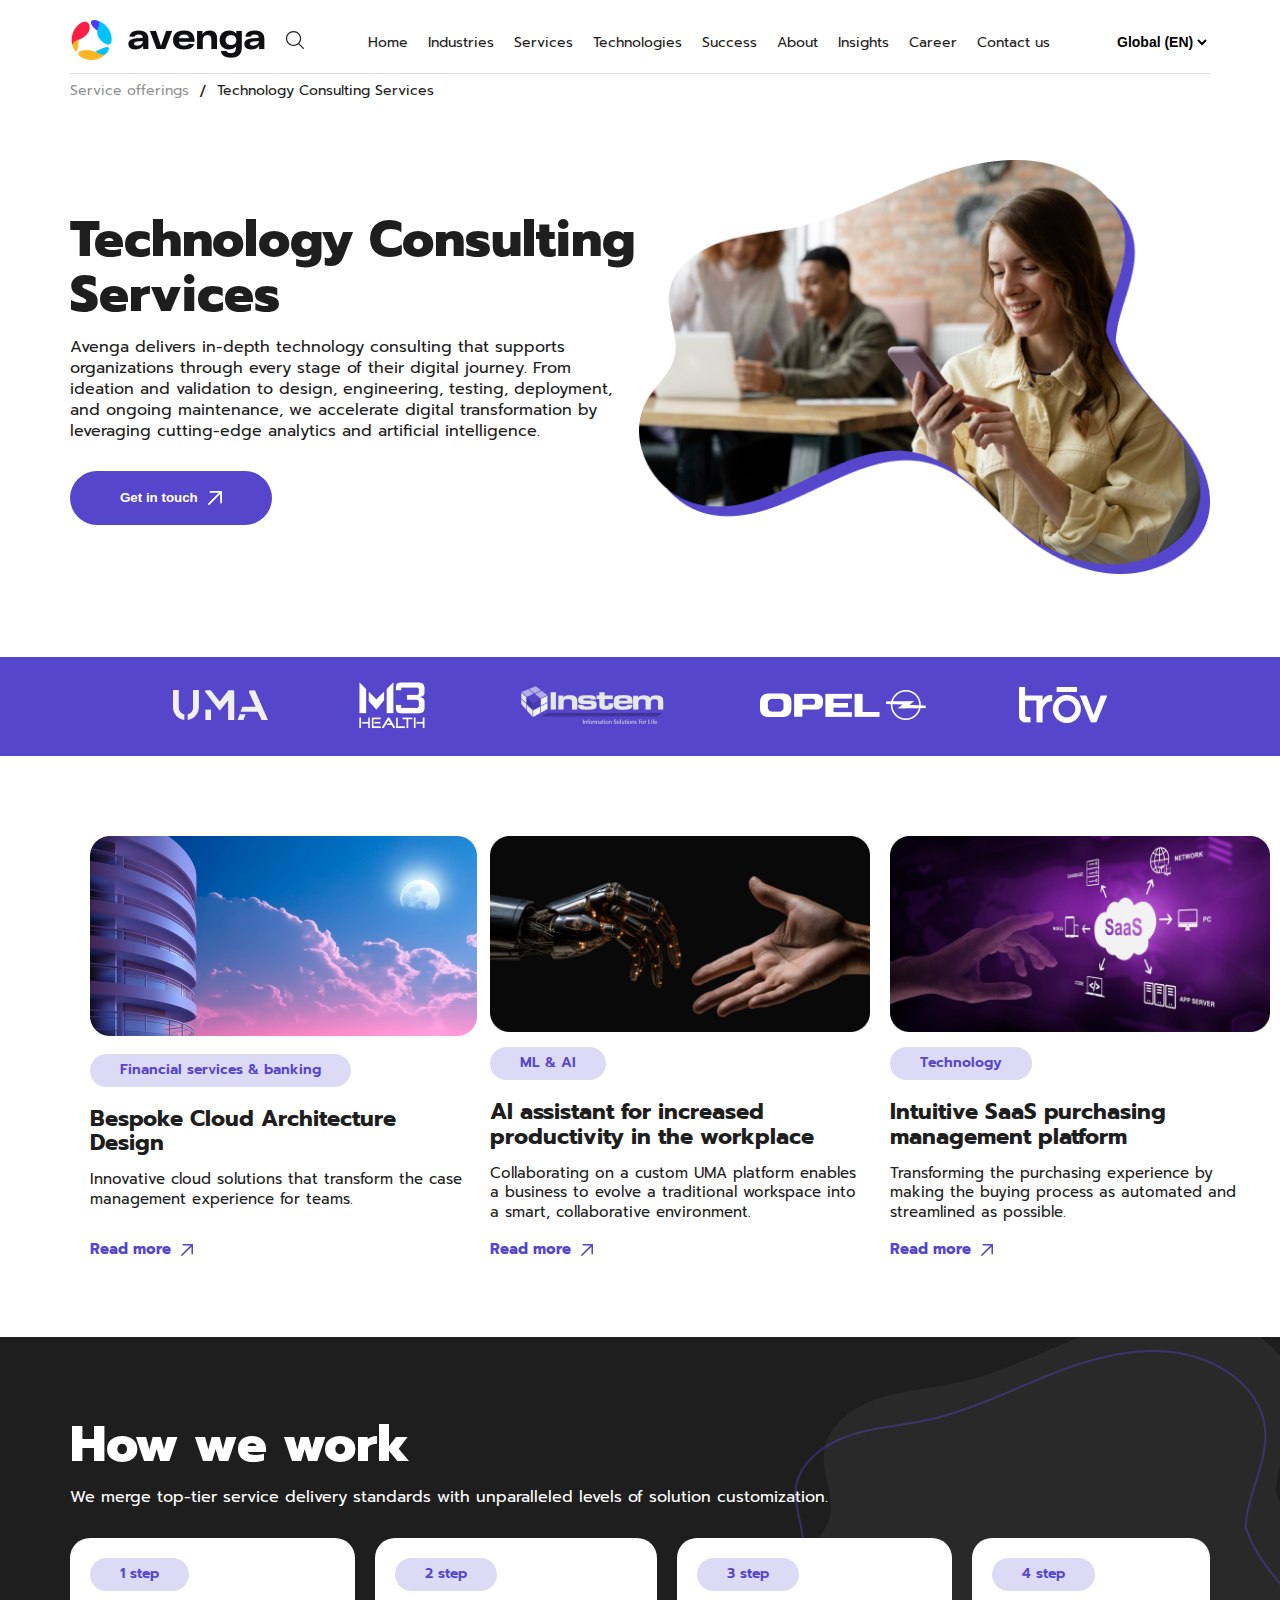
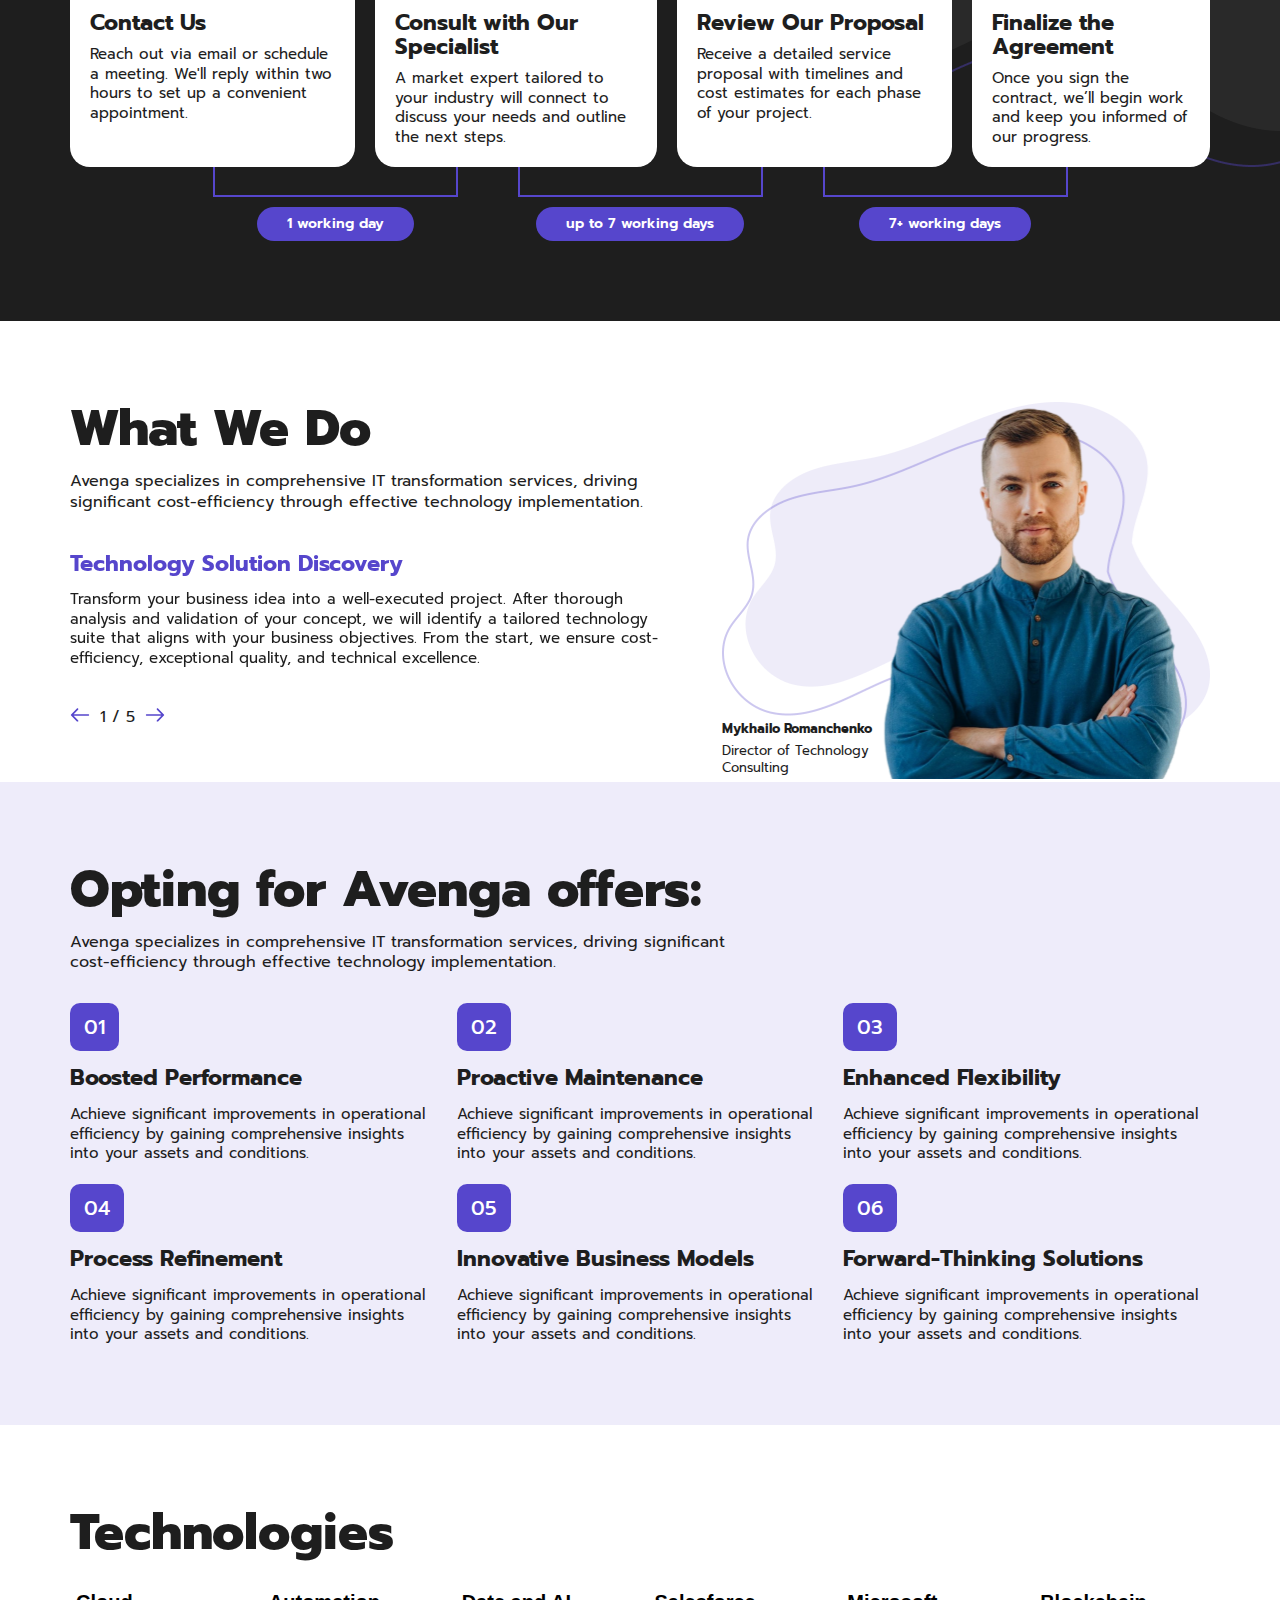
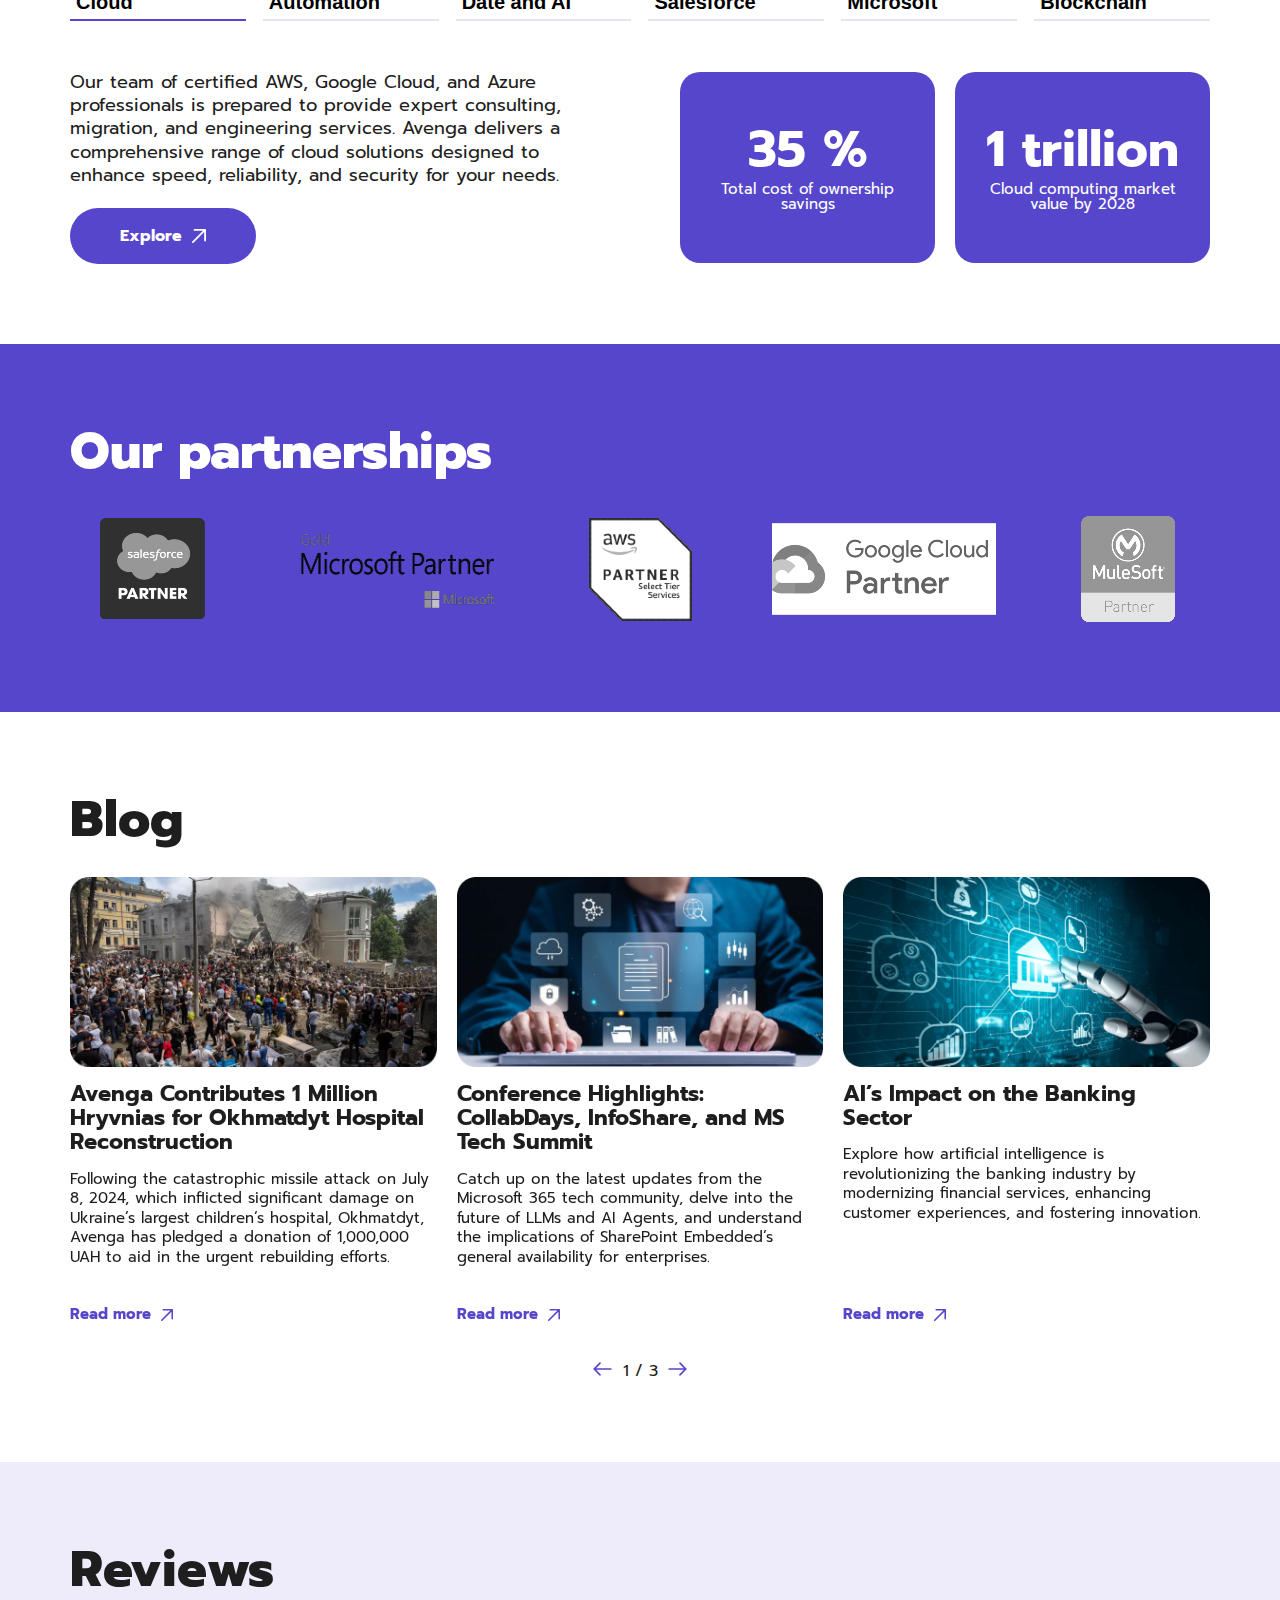
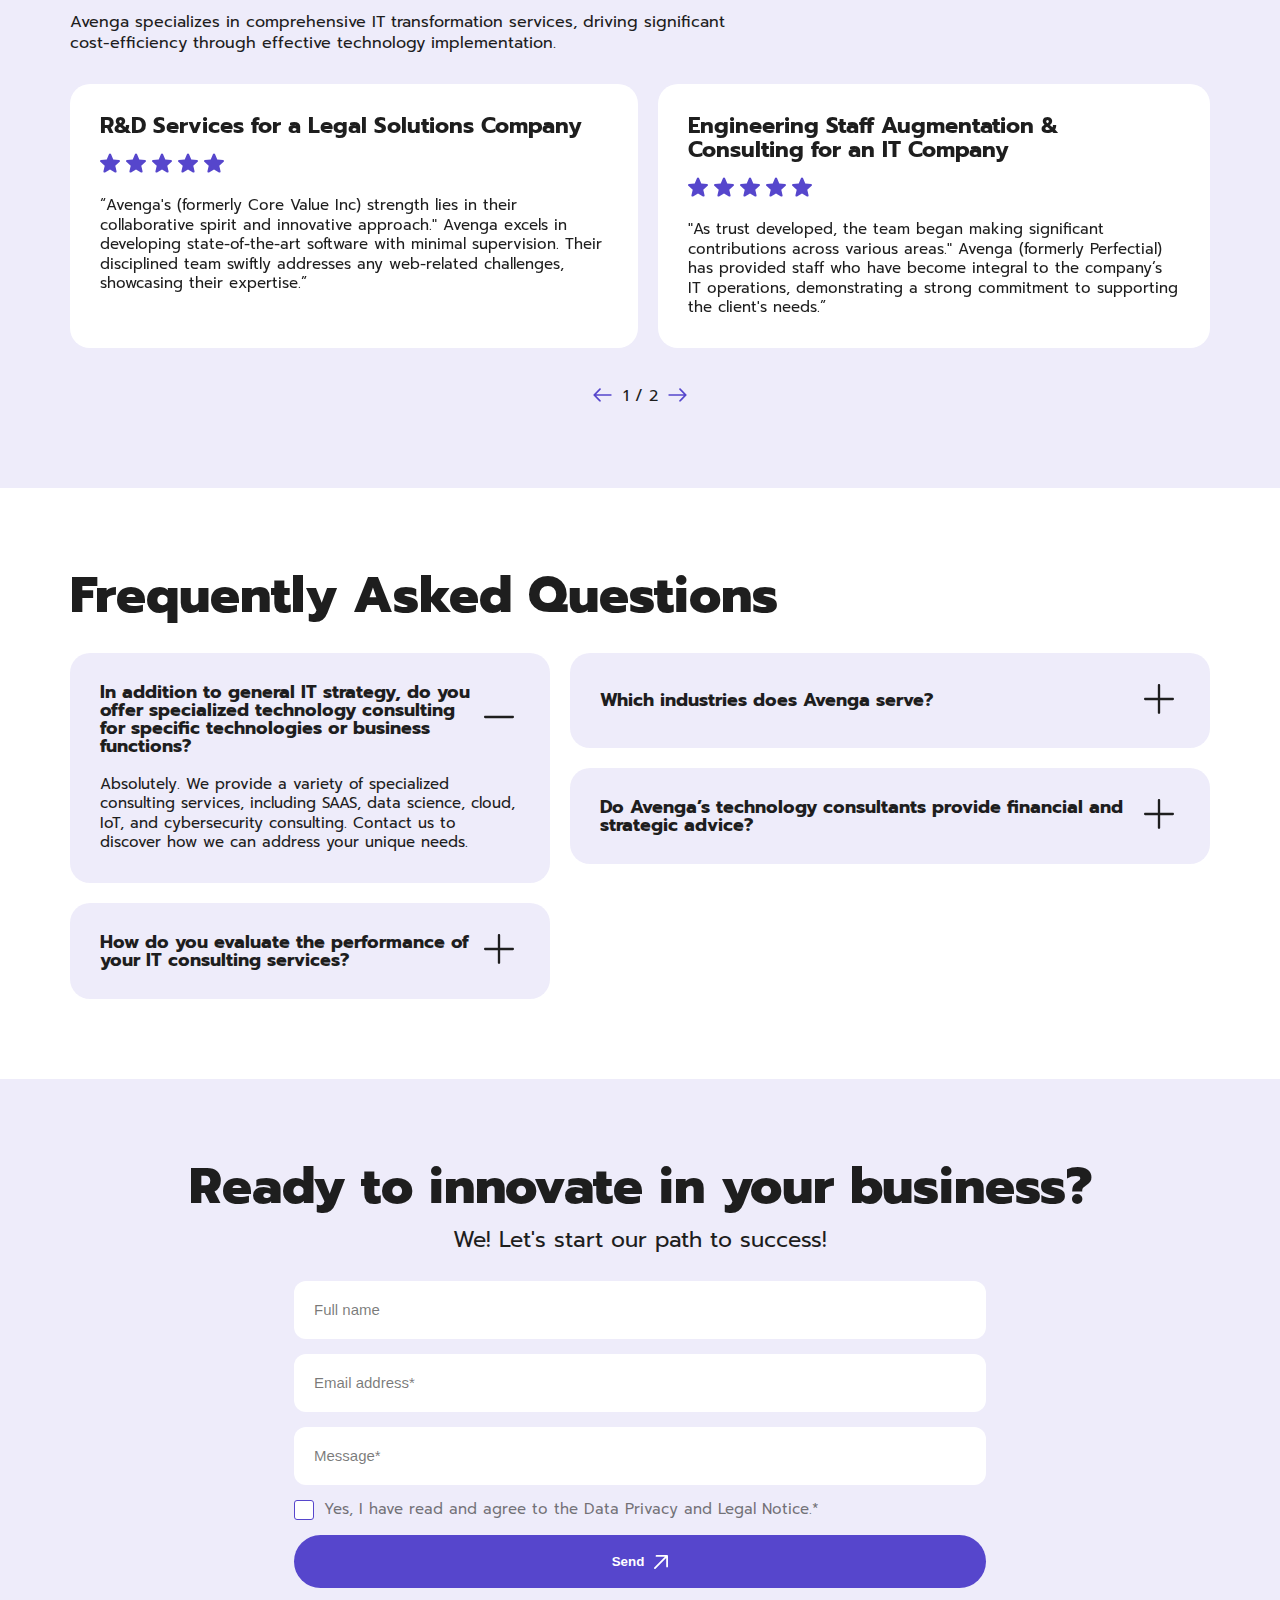
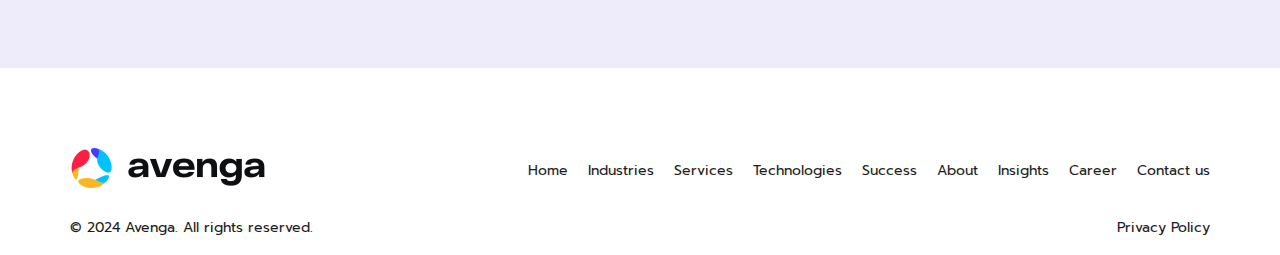
<file: index.html>
<!DOCTYPE html>
<html lang="en">
<head>
    <meta charset="UTF-8">
    <meta name="viewport" content="width=device-width, initial-scale=1.0">
    <link rel="stylesheet" href="css/reset.css">   
    <link rel="stylesheet" href="https://unpkg.com/swiper/swiper-bundle.min.css" />
    <link rel="stylesheet" href="css/style.css">
    <link rel="preconnect" href="https://fonts.googleapis.com">
    <link rel="preconnect" href="https://fonts.gstatic.com" crossorigin>
    <link href="https://fonts.googleapis.com/css2?family=Prompt:ital,wght@0,100;0,200;0,300;0,400;0,500;0,600;0,700;0,800;0,900;1,100;1,200;1,300;1,400;1,500;1,600;1,700;1,800;1,900&display=swap" rel="stylesheet">
    <title>Main page</title>
</head>
<body>
    <div class="modal" id="modal">
        <div class="modal_content">
          <h3 class="heading_tertiary">Welcome to Avenga!</h3>
          <p class="text_small">This site employs cookies and similar technologies to collect device and personal data. This data processing serves various purposes, including integrating content, external services, third-party elements, statistical analysis, and social media features. Depending on the functionality, some data may be shared with third parties. Your consent is optional and not necessary for using our website; you may choose to decline or withdraw it at any time. By consenting, you agree to the use of cookies across all Avenga International GmbH websites.</p>
          <div class="modal_btns">
             <button class="btn_secondary">Settings</button>
             <button class="btn_primary">Accept Everything</button>
             <button class="btn_secondary">Reject all</button>
          </div>
        </div>
        <div class="modal_links">
            <a href="#" class="link">Legal notice</a>
            <a href="#" class="link">Data protection notice</a>
        </div>
      </div>
      <div class="overlay" id="overlay"></div>

    <div class="container">
        <header class="header">
            <div class="header_logo_container">
                <a href="/" class="header_logo">
                    <img src="assets/img/logo.png" alt="Logo">
                </a>
                <button class="header_btn_search">
                    <img src="assets/img/search.svg" alt="Search button">
                </button>
            </div>
            <nav>
                <ul class="header_menu" id="headerMenu">
                <li><a href="/" class="header_link">Home</a></li>
                <li><a href="/" class="header_link">Industries</a></li>
                <li><a href="/" class="header_link">Services</a></li>
                <li><a href="/" class="header_link">Technologies</a></li>
                <li><a href="/" class="header_link">Success</a></li>
                <li><a href="/" class="header_link">About</a></li>
                <li><a href="/" class="header_link">Insights</a></li>
                <li><a href="/" class="header_link">Career</a></li>
                <li><a href="/" class="header_link">Contact us</a></li>
                </ul>
            </nav>

            <div class="header_select">
                <select name="language" id="language">
                    <option value="en">Global (EN)</option>
                </select>
            </div>
            <div class="burger" id="burgerMenu">
                <span></span>
                <span></span>
                <span></span>
            </div>
        </header>
        <div class="navigation_path">
            <a href="/" class="navigation_link">Service offerings</a>
            <span>/</span>
            <a class="navigation_link navigation_link_active">Technology Consulting Services</span>
        </div>
    </div>
    <main>
        <section class="hero_section">
            <div class="container">
                <div class="hero_info">
                    <h1 class="heading_primary">Technology Consulting Services</h1>
                    <p class="text_medium">Avenga delivers in-depth technology consulting that supports organizations through every stage of their digital journey. From ideation and validation to design, engineering, testing, deployment, and ongoing maintenance, we accelerate digital transformation by leveraging cutting-edge analytics and artificial intelligence.</p>
                    <button class="btn_primary" id="openModalBtn">Get in touch
                      <img src="assets/img/arrow.svg" alt="Arrow">
                    </button>
                </div>
                <div class="hero_img">
                     <img src="assets/img/hero_img.png" alt="Hero image">
                </div>
            </div>
        </section>
        <div class="divider">
            <div class="container">
                <ul class="divider_logos">
                    <li><img src="assets/img/divider_logo1.png" alt="Logo"></li>
                    <li><img src="assets/img/divider_logo2.png" alt="Logo"></li>
                    <li><img src="assets/img/divider_logo3.png" alt="Logo"></li> 
                    <li><img src="assets/img/divider_logo4.png" alt="Logo"></li>
                    <li><img src="assets/img/divider_logo5.png" alt="Logo"></li>
                </ul>
            </div>
        </div>
        <section class="news_section">
            <div class="container">
                <div class="news">
                    <article class="news_item">
                        <img src="assets/img/news1.png" alt="News image">
                        <div class="news_item_info">
                            <div>
                            <span class="label">Financial services & banking</span>
                                <h3 class="heading_tertiary">Bespoke Cloud Architecture <br> Design</h3>
                                <p class="text_small">Innovative cloud solutions that transform the case management experience for teams.</p>
                            </div>
                            <a href="#" class="link">Read more
                               <img src="assets/img/arrow_link.svg" alt="Arrrow">
                            </a>
                        </div>
                    </article>
                    <article class="news_item">
                        <img src="assets/img/news2.png" alt="News image">
                        <div class="news_item_info">
                            <div>
                            <span class="label">ML & Al</span>
                                <h3 class="heading_tertiary">Al assistant for increased productivity in the workplace</h3>
                                <p class="text_small">Collaborating on a custom UMA platform enables a business to evolve a traditional workspace into a smart, collaborative environment.</p>
                            </div>
                            <a href="#" class="link">Read more
                               <img src="assets/img/arrow_link.svg" alt="Arrrow">
                            </a>
                        </div>
                    </article>
                    <article class="news_item">
                        <img src="assets/img/news3.png" alt="News image">
                        <div class="news_item_info">
                            <div>
                            <span class="label">Technology</span>
                                <h3 class="heading_tertiary">Intuitive SaaS purchasing management platform</h3>
                                <p class="text_small">Transforming the purchasing experience by making the buying process as automated and streamlined as possible.</p>
                            </div>
                            <a href="#" class="link">Read more
                               <img src="assets/img/arrow_link.svg" alt="Arrrow">
                            </a>
                        </div>
                    </article>
                </div>
            </div>
        </section>
        <section class="work_section">
            <img class="work_bg_img" src="assets/img/work_bg.png" alt="Background">
            <div class="container">
                <h2 class="heading_secondary">How we work</h2>
                <p class="text_medium">We merge top-tier service delivery standards with unparalleled levels of solution customization.</p>
                <div class="work_steps">
                    <div class="work_steps_item">
                         <span class="label">1 step</span>
                        <h3 class="heading_tertiary">Contact Us</h3>
                        <p class="text_small">Reach out via email or schedule a meeting. We'll reply within two hours to set up a convenient appointment.</p>
                    </div>
                    <span class="work_stage_label mobile">1 working day</span>
                    <div class="work_steps_item">
                        <span class="label">2 step</span>
                       <h3 class="heading_tertiary">Consult with Our Specialist</h3>
                       <p class="text_small">A market expert tailored to your industry will connect to discuss your needs and outline the next steps.</p>
                   </div>
                   <span class="work_stage_label mobile">up to 7 working days</span>
                    <div class="work_steps_item">
                            <span class="label">3 step</span>
                        <h3 class="heading_tertiary">Review Our Proposal</h3>
                        <p class="text_small">Receive a detailed service proposal with timelines and cost estimates for each phase of your project.</p>
                    </div>
                    <span class="work_stage_label mobile">7+ working days</span>
                    <div class="work_steps_item">
                        <span class="label">4 step</span>
                    <h3 class="heading_tertiary">Finalize the Agreement</h3>
                    <p class="text_small">Once you sign the contract, we’ll begin work and keep you informed of our progress.</p>
                </div>
                </div>
                <div class="work_stages">
                    <div class="work_stage">
                         <div class="work_stage_rectangle"></div>
                         <span class="work_stage_label">1 working day</span>
                    </div>
                    <div class="work_stage">
                        <div class="work_stage_rectangle"></div>
                        <span class="work_stage_label">up to 7 working days</span>
                   </div>
                   <div class="work_stage">
                    <div class="work_stage_rectangle"></div>
                    <span class="work_stage_label">7+ working days</span>
                </div>
                </div>
            </div>
        </section>
        <section class="do_section">
            <div class="container">
                <div class="do_content">
                    <div>
                        <h2 class="heading_secondary">What We Do</h2>
                        <p class="text_medium">Avenga specializes in comprehensive IT transformation services, driving significant cost-efficiency through effective technology implementation.</p>
                            <div class="swiper" id="do">
                                <div class="swiper-wrapper">
                                  <div class="swiper-slide">
                                    <div class="do_info">
                                         <h3 class="do_title">Technology Solution Discovery</h3>
                                         <p class="text_small">Transform your business idea into a well-executed project. After thorough analysis and validation of your concept, we will identify a tailored technology suite that aligns with your business objectives. From the start, we ensure cost-efficiency, exceptional quality, and technical excellence.</p>
                                    </div>
                                  </div>
                                  <div class="swiper-slide">
                                    <div class="do_info">
                                        <h3 class="do_title">Solution audit</h3>
                                        <p class="text_small">An underperforming solution is more of a liability than an asset. Discover what's hindering your software with our solution audit services. Our experts will thoroughly evaluate your system and provide a detailed report of issues affecting its performance.</p>
                                   </div>
                                  </div>
                                  <div class="swiper-slide">
                                    <div class="do_info">
                                        <h3 class="do_title">Modernization discovery</h3>
                                        <p class="text_small">Staying competitive requires moving beyond legacy platforms. We'll thoroughly analyze your current system to identify areas for improvement and modernization. Additionally, we'll offer recommendations for implementing these changes efficiently and with minimal disruption to your business.</p>
                                   </div>
                                  </div>
                                  <div class="swiper-slide">
                                    <div class="do_info">
                                        <h3 class="do_title">Migration discovery</h3>
                                        <p class="text_small">n outdated infrastructure can hold back your business performance. Upgrade to a modern, secure environment with our consulting services. Avenga's experts will evaluate your app’s readiness for migration and create a detailed plan to ensure a smooth, predictable transition with minimal downtime.</p>
                                   </div>
                                  </div>
                                  <div class="swiper-slide">
                                    <div class="do_info">
                                        <h3 class="do_title">Capability enablement</h3>
                                        <p class="text_small">If your delivery system is missing certain essential components, we can seamlessly and efficiently integrate them into your ecosystem. Avenga helps companies provide the solutions their clients need by ensuring smooth operation throughout the entire software development lifecycle.</p>
                                   </div>
                                  </div>
                                </div>
                                <div class="swiper-navigation">
                                    <div class="custom-swiper-button-prev-do">
                                        <svg width="20" height="20" viewBox="0 0 20 20" fill="none" xmlns="http://www.w3.org/2000/svg">
                                            <path d="M1.07734 9.41083L6.91067 3.57749C7.06784 3.4257 7.27834 3.3417 7.49684 3.3436C7.71534 3.3455 7.92435 3.43314 8.07885 3.58764C8.23336 3.74215 8.321 3.95116 8.3229 4.16966C8.3248 4.38816 8.2408 4.59866 8.089 4.75583L3.67817 9.16666H18.3332C18.5542 9.16666 18.7661 9.25446 18.9224 9.41074C19.0787 9.56702 19.1665 9.77898 19.1665 9.99999C19.1665 10.221 19.0787 10.433 18.9224 10.5892C18.7661 10.7455 18.5542 10.8333 18.3332 10.8333H3.67817L8.089 15.2442C8.1686 15.321 8.23208 15.413 8.27576 15.5147C8.31943 15.6163 8.34242 15.7257 8.34338 15.8363C8.34434 15.947 8.32326 16.0567 8.28135 16.1591C8.23945 16.2615 8.17758 16.3546 8.09933 16.4328C8.02109 16.5111 7.92805 16.5729 7.82563 16.6148C7.72322 16.6567 7.61349 16.6778 7.50284 16.6769C7.39219 16.6759 7.28284 16.6529 7.18117 16.6092C7.0795 16.5656 6.98754 16.5021 6.91067 16.4225L1.07734 10.5892C0.921112 10.4329 0.833349 10.221 0.833349 9.99999C0.833349 9.77902 0.921112 9.5671 1.07734 9.41083Z" fill="#5646CC"/>
                                        </svg>                                            
                                    </div>
                                    <div>
                                        <span class="current-slide-do"></span>
                                        <span>/</span>
                                        <span class="total-slides-do"></span>
                                    </div>
                                    <div class="custom-swiper-button-next-do">
                                        <svg width="20" height="20" viewBox="0 0 20 20" fill="none" xmlns="http://www.w3.org/2000/svg">
                                            <path d="M18.9227 9.41083L13.0893 3.57749C12.9322 3.4257 12.7217 3.3417 12.5032 3.3436C12.2847 3.3455 12.0757 3.43314 11.9211 3.58764C11.7666 3.74215 11.679 3.95116 11.6771 4.16966C11.6752 4.38816 11.7592 4.59866 11.911 4.75583L16.3218 9.16666H1.66683C1.44582 9.16666 1.23385 9.25446 1.07757 9.41074C0.921293 9.56702 0.833496 9.77898 0.833496 9.99999C0.833496 10.221 0.921293 10.433 1.07757 10.5892C1.23385 10.7455 1.44582 10.8333 1.66683 10.8333H16.3218L11.911 15.2442C11.8314 15.321 11.7679 15.413 11.7242 15.5147C11.6806 15.6163 11.6576 15.7257 11.6566 15.8363C11.6557 15.947 11.6767 16.0567 11.7186 16.1591C11.7605 16.2615 11.8224 16.3546 11.9007 16.4328C11.9789 16.5111 12.072 16.5729 12.1744 16.6148C12.2768 16.6567 12.3865 16.6778 12.4972 16.6769C12.6078 16.6759 12.7172 16.6529 12.8188 16.6092C12.9205 16.5656 13.0125 16.5021 13.0893 16.4225L18.9227 10.5892C19.0789 10.4329 19.1667 10.221 19.1667 9.99999C19.1667 9.77902 19.0789 9.5671 18.9227 9.41083Z" fill="#5646CC"/>
                                        </svg>                                            
                                    </div>
                                </div>
                              </div>
                        </div>
                        <div class="do_image">
                            <img src="assets/img/do_img.png" alt="Mykhailo Romanchenko">
                            <div class="do_image_caption">
                                <h4 class="do_image_title">Mykhailo Romanchenko</h4>
                                <p class="do_image_position">Director of Technology Consulting</p>
                            </div>
                        </div>
                    </div>
            </div>
        </section>
        <section class="offers_section">
            <div class="container">
                <h2 class="heading_secondary">Opting for Avenga offers:</h2>
                <p class="text_medium">Avenga specializes in comprehensive IT transformation services, driving significant cost-efficiency through effective technology implementation.</p>
                <div class="offers">
                   <div class="offer_item">
                     <span class="offer_number">01</span>
                     <h3 class="heading_tertiary">Boosted Performance</h3>
                     <p class="text_small">Achieve significant improvements in operational efficiency by gaining comprehensive insights into your assets and conditions.</p>
                   </div>
                   <div class="offer_item">
                    <span class="offer_number">02</span>
                    <h3 class="heading_tertiary">Proactive Maintenance</h3>
                    <p class="text_small">Achieve significant improvements in operational efficiency by gaining comprehensive insights into your assets and conditions.</p>
                  </div>
                  <div class="offer_item">
                    <span class="offer_number">03</span>
                    <h3 class="heading_tertiary">Enhanced Flexibility</h3>
                    <p class="text_small">Achieve significant improvements in operational efficiency by gaining comprehensive insights into your assets and conditions.</p>
                  </div>
                  <div class="offer_item">
                    <span class="offer_number">04</span>
                    <h3 class="heading_tertiary">Process Refinement</h3>
                    <p class="text_small">Achieve significant improvements in operational efficiency by gaining comprehensive insights into your assets and conditions.</p>
                  </div>
                  <div class="offer_item">
                    <span class="offer_number">05</span>
                    <h3 class="heading_tertiary">Innovative Business Models</h3>
                    <p class="text_small">Achieve significant improvements in operational efficiency by gaining comprehensive insights into your assets and conditions.</p>
                  </div>
                  <div class="offer_item">
                    <span class="offer_number">06</span>
                    <h3 class="heading_tertiary">Forward-Thinking Solutions</h3>
                    <p class="text_small">Achieve significant improvements in operational efficiency by gaining comprehensive insights into your assets and conditions.</p>
                  </div>
                </div>
            </div>
        </section>
        <section class="technologies_section">
            <div class="container">
                <h2 class="heading_secondary">Technologies</h2>
                <div class="tabs">
                    <button class="tablinks active" onclick="openTab(event, 'Tab1')">Cloud</button>
                    <button class="tablinks" onclick="openTab(event, 'Tab2')">Automation</button>
                    <button class="tablinks" onclick="openTab(event, 'Tab3')">Date and AI</button>
                    <button class="tablinks" onclick="openTab(event, 'Tab4')">Salesforce</button>
                    <button class="tablinks" onclick="openTab(event, 'Tab5')">Microsoft</button>
                    <button class="tablinks" onclick="openTab(event, 'Tab6')">Blockchain</button>
                </div>

                <div id="Tab1" class="tabcontent active">
                    <div class="technology_info">
                        <p class="text_large">Our team of certified AWS, Google Cloud, and Azure professionals is prepared to provide expert consulting, migration, and engineering services. Avenga delivers a comprehensive range of cloud solutions designed to enhance speed, reliability, and security for your needs.</p>
                        <a href="#" class="btn_primary">Explore
                            <img src="assets/img/arrow.svg" alt="Arrow">
                        </a>
                    </div>
                    <div class="technology_numbers">
                        <div class="technology_number_item">
                            <h4 class="technology_number">35 %</h4>
                            <p class="technology_number_caption">Total cost of ownership savings</p>
                        </div>
                            <div class="technology_number_item">
                            <h4 class="technology_number">1 trillion</h4>
                            <p class="technology_number_caption">Cloud computing market value by 2028</p>
                        </div>
                    </div>
                </div>
        
                <div id="Tab2" class="tabcontent" style="display:none;">
                    <div class="technology_info">
                        <p class="text_large">Fortify your products and services against business disruptions. Gain a competitive edge by automating delivery pipelines, testing, and manual processes to scale opportunities and mitigate risks seamlessly.</p>
                        <a href="#" class="btn_primary">Explore
                            <img src="assets/img/arrow.svg" alt="Arrow">
                        </a>
                    </div>
                    <div class="technology_numbers">
                        <div class="technology_number_item">
                            <h4 class="technology_number">33 %</h4>
                            <p class="technology_number_caption">More time to improve infrastructure</p>
                        </div>
                            <div class="technology_number_item">
                            <h4 class="technology_number">60 %</h4>
                            <p class="technology_number_caption">Less time for handling support cases</p>
                        </div>
                    </div>
                </div>
        
                <div id="Tab3" class="tabcontent" style="display:none;">
                    <div class="technology_info">
                        <p class="text_large">Harness the power of data to enhance decision-making, boost business agility, and enable accurate planning. Avenga supports businesses globally in collecting, processing, visualizing, and utilizing data to drive success.</p>
                        <a href="#" class="btn_primary">Explore
                            <img src="assets/img/arrow.svg" alt="Arrow">
                        </a>
                    </div>
                    <div class="technology_numbers">
                        <div class="technology_number_item">
                            <h4 class="technology_number">95 %</h4>
                            <p class="technology_number_caption">Businesses suffer from unstructured data</p>
                        </div>
                            <div class="technology_number_item">
                            <h4 class="technology_number">82 %</h4>
                            <p class="technology_number_caption">AI usage in risk management cases</p>
                        </div>
                    </div>
                </div>

                <div id="Tab4" class="tabcontent" style="display:none;">
                    <div class="technology_info">
                        <p class="text_large">Cultivate customer loyalty by delivering a unique buyer’s journey that sets you apart from competitors. As a certified Salesforce partner, Avenga offers bespoke Salesforce solutions to optimize sales and customer engagement.</p>
                        <a href="#" class="btn_primary">Explore
                            <img src="assets/img/arrow.svg" alt="Arrow">
                        </a>
                    </div>
                    <div class="technology_numbers">
                        <div class="technology_number_item">
                            <h4 class="technology_number">52 %</h4>
                            <p class="technology_number_caption">Increase of leads volume</p>
                        </div>
                            <div class="technology_number_item">
                            <h4 class="technology_number">33 %</h4>
                            <p class="technology_number_caption">CRM users worldwide</p>
                        </div>
                    </div>
                </div>

                <div id="Tab5" class="tabcontent" style="display:none;">
                    <div class="technology_info">
                        <p class="text_large">Optimize team productivity, coherence, and collaboration with Avenga’s tailored Microsoft solutions. Leverage Microsoft 365, SharePoint Intranet, and Power Platform to ensure efficient goal-oriented cooperation across your organization.</p>
                        <a href="#" class="btn_primary">Explore
                            <img src="assets/img/arrow.svg" alt="Arrow">
                        </a>
                    </div>
                    <div class="technology_numbers">
                        <div class="technology_number_item">
                            <h4 class="technology_number">91 %</h4>
                            <p class="technology_number_caption">Used by Fortune 100 companies</p>
                        </div>
                            <div class="technology_number_item">
                            <h4 class="technology_number">79 %</h4>
                            <p class="technology_number_caption">Healthcare organizations adopted Microsoft</p>
                        </div>
                    </div>
                </div>

                <div id="Tab6" class="tabcontent" style="display:none;">
                    <div class="technology_info">
                        <p class="text_large">Explore advanced digital security with blockchain technology. Our skilled blockchain developers at Avenga build decentralized solutions and applications to enhance transaction traceability and data security.</p>
                        <a href="#" class="btn_primary">Explore
                            <img src="assets/img/arrow.svg" alt="Arrow">
                        </a>
                    </div>
                    <div class="technology_numbers">
                        <div class="technology_number_item">
                            <h4 class="technology_number">67 bln</h4>
                            <p class="technology_number_caption">Blockchain market worth by 2026</p>
                        </div>
                            <div class="technology_number_item">
                            <h4 class="technology_number">86 %</h4>
                            <p class="technology_number_caption">Expected industry CAGR by 2030</p>
                        </div>
                    </div>
                </div>
            </div>
        </section>
        
        <section class="partners_section">
            <div class="container">
                <h2 class="heading_secondary">Our partnerships</h2>
                <ul class="partners">
                    <li><img src="assets/img/partner1.png" alt="Partner"></li>
                    <li><img src="assets/img/partner2.png" alt="Partner"></li>
                    <li><img src="assets/img/partner3.png" alt="Partner"></li>
                    <li><img src="assets/img/partner4.png" alt="Partner"></li>
                    <li><img src="assets/img/partner5.png" alt="Partner"></li>
                </ul>
            </div>
        </section>
        <section class="blog_section">
            <div class="container">
                <h2 class="heading_secondary">Blog</h2>
                       <div class="swiper" id="blog">
                        <div class="swiper-wrapper">
                                <div class="swiper-slide">
                                <article class="blog_item">
                                    <img src="assets/img/blog1.png" alt="Blog image">
                                    <div class="blog_item_info">
                                        <div>
                                            <h3 class="heading_tertiary">Avenga Contributes 1 Million Hryvnias for Okhmatdyt Hospital Reconstruction</h3>
                                            <p class="text_small">Following the catastrophic missile attack on July 8, 2024, which inflicted significant damage on Ukraine’s largest children’s hospital, Okhmatdyt, Avenga has pledged a donation of 1,000,000 UAH to aid in the urgent rebuilding efforts.</p>
                                        </div>
                                        <a href="#" class="link">Read more
                                           <img src="assets/img/arrow_link.svg" alt="Arrrow">
                                        </a>
                                       </div>
                                   </article>
                                </div>
                                <div class="swiper-slide">
                                    <article class="blog_item">
                                        <img src="assets/img/blog2.png" alt="Blog image">
                                        <div class="blog_item_info">
                                            <div>
                                                <h3 class="heading_tertiary">Conference Highlights: CollabDays, InfoShare, and MS Tech Summit</h3>
                                                <p class="text_small">Catch up on the latest updates from the Microsoft 365 tech community, delve into the future of LLMs and AI Agents, and understand the implications of SharePoint Embedded’s general availability for enterprises.</p>
                                            </div>
                                            <a href="#" class="link">Read more
                                                <img src="assets/img/arrow_link.svg" alt="Arrrow">
                                            </a>
                                        </div>
                                    </article>
                                </div>
                                <div class="swiper-slide">
                                    <article class="blog_item">
                                        <img src="assets/img/blog3.png" alt="Blog image">
                                        <div class="blog_item_info">
                                            <div>
                                                <h3 class="heading_tertiary">AI’s Impact on the Banking Sector</h3>
                                                <p class="text_small">Explore how artificial intelligence is revolutionizing the banking industry by modernizing financial services, enhancing customer experiences, and fostering innovation.</p>
                                            </div>
                                            <a href="#" class="link">Read more
                                                <img src="assets/img/arrow_link.svg" alt="Arrrow">
                                            </a>
                                        </div>
                                    </article>
                                </div>
                                <div class="swiper-slide">
                                    <article class="blog_item">
                                        <img src="assets/img/blog4.png" alt="Blog image">
                                        <div class="blog_item_info">
                                            <div>
                                                <h3 class="heading_tertiary">Custom App Development for Microsoft Teams</h3>
                                                <p class="text_small">Uncover the potential of custom app development for Microsoft Teams and learn how to build tailored applications to enhance team functionality.</p>
                                            </div>
                                            <a href="#" class="link">Read more
                                                <img src="assets/img/arrow_link.svg" alt="Arrrow">
                                            </a>
                                        </div>
                                    </article>
                                </div>
                                <div class="swiper-slide">
                                    <article class="blog_item">
                                        <img src="assets/img/blog5.png" alt="Blog image">
                                        <div class="blog_item_info">
                                            <div>
                                                <h3 class="heading_tertiary">Avenga Appoints New CEO: Ludovic Gaudé Succeeds Yuriy Adamchuk</h3>
                                                <p class="text_small">Avenga, a leading global engineering and consulting platform, has announced Ludovic Gaudé as its new CEO, succeeding Yuriy Adamchuk.</p>
                                            </div>
                                            <a href="#" class="link">Read more
                                                <img src="assets/img/arrow_link.svg" alt="Arrrow">
                                            </a>
                                        </div>
                                    </article>
                                </div>
                    </div>
                    <div class="swiper-navigation">
                        <div class="custom-swiper-button-prev-blog">
                            <svg width="20" height="20" viewBox="0 0 20 20" fill="none" xmlns="http://www.w3.org/2000/svg">
                                <path d="M1.07734 9.41083L6.91067 3.57749C7.06784 3.4257 7.27834 3.3417 7.49684 3.3436C7.71534 3.3455 7.92435 3.43314 8.07885 3.58764C8.23336 3.74215 8.321 3.95116 8.3229 4.16966C8.3248 4.38816 8.2408 4.59866 8.089 4.75583L3.67817 9.16666H18.3332C18.5542 9.16666 18.7661 9.25446 18.9224 9.41074C19.0787 9.56702 19.1665 9.77898 19.1665 9.99999C19.1665 10.221 19.0787 10.433 18.9224 10.5892C18.7661 10.7455 18.5542 10.8333 18.3332 10.8333H3.67817L8.089 15.2442C8.1686 15.321 8.23208 15.413 8.27576 15.5147C8.31943 15.6163 8.34242 15.7257 8.34338 15.8363C8.34434 15.947 8.32326 16.0567 8.28135 16.1591C8.23945 16.2615 8.17758 16.3546 8.09933 16.4328C8.02109 16.5111 7.92805 16.5729 7.82563 16.6148C7.72322 16.6567 7.61349 16.6778 7.50284 16.6769C7.39219 16.6759 7.28284 16.6529 7.18117 16.6092C7.0795 16.5656 6.98754 16.5021 6.91067 16.4225L1.07734 10.5892C0.921112 10.4329 0.833349 10.221 0.833349 9.99999C0.833349 9.77902 0.921112 9.5671 1.07734 9.41083Z" fill="#5646CC"/>
                              </svg>                                            
                          </div>
                          <div>
                            <span class="current-slide-blog"></span>
                              <span>/</span>
                              <span class="total-slides-blog"></span>
                          </div>
                          <div class="custom-swiper-button-next-blog">
                              <svg width="20" height="20" viewBox="0 0 20 20" fill="none" xmlns="http://www.w3.org/2000/svg">
                                  <path d="M18.9227 9.41083L13.0893 3.57749C12.9322 3.4257 12.7217 3.3417 12.5032 3.3436C12.2847 3.3455 12.0757 3.43314 11.9211 3.58764C11.7666 3.74215 11.679 3.95116 11.6771 4.16966C11.6752 4.38816 11.7592 4.59866 11.911 4.75583L16.3218 9.16666H1.66683C1.44582 9.16666 1.23385 9.25446 1.07757 9.41074C0.921293 9.56702 0.833496 9.77898 0.833496 9.99999C0.833496 10.221 0.921293 10.433 1.07757 10.5892C1.23385 10.7455 1.44582 10.8333 1.66683 10.8333H16.3218L11.911 15.2442C11.8314 15.321 11.7679 15.413 11.7242 15.5147C11.6806 15.6163 11.6576 15.7257 11.6566 15.8363C11.6557 15.947 11.6767 16.0567 11.7186 16.1591C11.7605 16.2615 11.8224 16.3546 11.9007 16.4328C11.9789 16.5111 12.072 16.5729 12.1744 16.6148C12.2768 16.6567 12.3865 16.6778 12.4972 16.6769C12.6078 16.6759 12.7172 16.6529 12.8188 16.6092C12.9205 16.5656 13.0125 16.5021 13.0893 16.4225L18.9227 10.5892C19.0789 10.4329 19.1667 10.221 19.1667 9.99999C19.1667 9.77902 19.0789 9.5671 18.9227 9.41083Z" fill="#5646CC"/>
                              </svg>                                            
                          </div>
                      </div>
                       </div>
        </section>
        <section class="reviews_section">
             <div class="container">
               <h2 class="heading_secondary">Reviews</h2>
               <p class="text_medium">Avenga specializes in comprehensive IT transformation services, driving significant cost-efficiency through effective technology implementation.</p>
               <div class="swiper" id="review">
                <div class="swiper-wrapper">
                  <div class="swiper-slide">
                    <div class="review">
                        <h3 class="heading_tertiary">R&D Services for a Legal Solutions Company</h3>
                        <div class="review_stars">
                          <img src="assets/img/star.svg" alt="Star">
                          <img src="assets/img/star.svg" alt="Star">
                          <img src="assets/img/star.svg" alt="Star">
                          <img src="assets/img/star.svg" alt="Star">
                          <img src="assets/img/star.svg" alt="Star">
                        </div>
                        <p class="text_small">“Avenga's (formerly Core Value Inc) strength lies in their collaborative spirit and innovative approach." Avenga excels in developing state-of-the-art software with minimal supervision. Their disciplined team swiftly addresses any web-related challenges, showcasing their expertise.”</p>
                    </div>
                    <div class="review">
                        <h3 class="heading_tertiary">Engineering Staff Augmentation & Consulting for an IT Company</h3>
                        <div class="review_stars">
                          <img src="assets/img/star.svg" alt="Star">
                          <img src="assets/img/star.svg" alt="Star">
                          <img src="assets/img/star.svg" alt="Star">
                          <img src="assets/img/star.svg" alt="Star">
                          <img src="assets/img/star.svg" alt="Star">
                        </div>
                        <p class="text_small">"As trust developed, the team began making significant contributions across various areas." Avenga (formerly Perfectial) has provided staff who have become integral to the company’s IT operations, demonstrating a strong commitment to supporting the client's needs.”</p>
                    </div>
                  </div>
                  <div class="swiper-slide">
                    <div class="review">
                        <h3 class="heading_tertiary">IT Consulting & Cloud Migration for a Telecom Company</h3>
                        <div class="review_stars">
                          <img src="assets/img/star.svg" alt="Star">
                          <img src="assets/img/star.svg" alt="Star">
                          <img src="assets/img/star.svg" alt="Star">
                          <img src="assets/img/star.svg" alt="Star">
                          <img src="assets/img/star.svg" alt="Star">
                        </div>
                        <p class="text_small">"We were thoroughly impressed by the quality of service and IT expertise." Avenga successfully met all project expectations using an Agile methodology, delivering exceptional service and support throughout the engagement.”</p>
                    </div>
                    <div class="review">
                        <h3 class="heading_tertiary">Complete Salesforce Migration & Development for a Consulting Firm</h3>
                        <div class="review_stars">
                          <img src="assets/img/star.svg" alt="Star">
                          <img src="assets/img/star.svg" alt="Star">
                          <img src="assets/img/star.svg" alt="Star">
                          <img src="assets/img/star.svg" alt="Star">
                          <img src="assets/img/star.svg" alt="Star">
                        </div>
                        <p class="text_small">"Whenever we express a new requirement, they grasp it immediately and handle it efficiently." Avenga (formerly Core Value Inc) demonstrated exceptional Salesforce expertise and thorough business analysis, leading to a successful transformation of workflows. Their agile approach to implementing new technologies ensures continuous improvement and adaptation.”</p>
                    </div>
                  </div>
                </div>
                <div class="swiper-navigation">
                    <div class="custom-swiper-button-prev-review">
                        <svg width="20" height="20" viewBox="0 0 20 20" fill="none" xmlns="http://www.w3.org/2000/svg">
                            <path d="M1.07734 9.41083L6.91067 3.57749C7.06784 3.4257 7.27834 3.3417 7.49684 3.3436C7.71534 3.3455 7.92435 3.43314 8.07885 3.58764C8.23336 3.74215 8.321 3.95116 8.3229 4.16966C8.3248 4.38816 8.2408 4.59866 8.089 4.75583L3.67817 9.16666H18.3332C18.5542 9.16666 18.7661 9.25446 18.9224 9.41074C19.0787 9.56702 19.1665 9.77898 19.1665 9.99999C19.1665 10.221 19.0787 10.433 18.9224 10.5892C18.7661 10.7455 18.5542 10.8333 18.3332 10.8333H3.67817L8.089 15.2442C8.1686 15.321 8.23208 15.413 8.27576 15.5147C8.31943 15.6163 8.34242 15.7257 8.34338 15.8363C8.34434 15.947 8.32326 16.0567 8.28135 16.1591C8.23945 16.2615 8.17758 16.3546 8.09933 16.4328C8.02109 16.5111 7.92805 16.5729 7.82563 16.6148C7.72322 16.6567 7.61349 16.6778 7.50284 16.6769C7.39219 16.6759 7.28284 16.6529 7.18117 16.6092C7.0795 16.5656 6.98754 16.5021 6.91067 16.4225L1.07734 10.5892C0.921112 10.4329 0.833349 10.221 0.833349 9.99999C0.833349 9.77902 0.921112 9.5671 1.07734 9.41083Z" fill="#5646CC"/>
                          </svg>                                            
                      </div>
                      <div>
                        <span class="current-slide-review"></span>
                          <span>/</span>
                          <span class="total-slides-review"></span>
                      </div>
                      <div class="custom-swiper-button-next-review">
                          <svg width="20" height="20" viewBox="0 0 20 20" fill="none" xmlns="http://www.w3.org/2000/svg">
                              <path d="M18.9227 9.41083L13.0893 3.57749C12.9322 3.4257 12.7217 3.3417 12.5032 3.3436C12.2847 3.3455 12.0757 3.43314 11.9211 3.58764C11.7666 3.74215 11.679 3.95116 11.6771 4.16966C11.6752 4.38816 11.7592 4.59866 11.911 4.75583L16.3218 9.16666H1.66683C1.44582 9.16666 1.23385 9.25446 1.07757 9.41074C0.921293 9.56702 0.833496 9.77898 0.833496 9.99999C0.833496 10.221 0.921293 10.433 1.07757 10.5892C1.23385 10.7455 1.44582 10.8333 1.66683 10.8333H16.3218L11.911 15.2442C11.8314 15.321 11.7679 15.413 11.7242 15.5147C11.6806 15.6163 11.6576 15.7257 11.6566 15.8363C11.6557 15.947 11.6767 16.0567 11.7186 16.1591C11.7605 16.2615 11.8224 16.3546 11.9007 16.4328C11.9789 16.5111 12.072 16.5729 12.1744 16.6148C12.2768 16.6567 12.3865 16.6778 12.4972 16.6769C12.6078 16.6759 12.7172 16.6529 12.8188 16.6092C12.9205 16.5656 13.0125 16.5021 13.0893 16.4225L18.9227 10.5892C19.0789 10.4329 19.1667 10.221 19.1667 9.99999C19.1667 9.77902 19.0789 9.5671 18.9227 9.41083Z" fill="#5646CC"/>
                          </svg>                                            
                      </div>
                  </div>
            </div>
        </div>
             </div>
        </section>
        <section class="faq_section">
            <div class="container">
              <h2 class="heading_secondary">Frequently Asked Questions</h2>
              <div class="faq_items">
                <div class="faq_column">
                    <div class="faq_item">
                        <div class="faq_question_row">
                            <h3 class="faq_question">In addition to general IT strategy, do you offer specialized technology consulting for specific technologies or business functions?</h3>
                            <button class="faq_question_btn faq_question_open" style="display: none;">
                                <svg width="30" height="30" viewBox="0 0 30 30" fill="none" xmlns="http://www.w3.org/2000/svg">
                                    <path d="M28.8281 13.8281H16.1719V1.17188C16.1719 0.524648 15.6472 0 15 0C14.3528 0 13.8281 0.524648 13.8281 1.17188V13.8281H1.17188C0.524648 13.8281 0 14.3528 0 15C0 15.6472 0.524648 16.1719 1.17188 16.1719H13.8281V28.8281C13.8281 29.4754 14.3528 30 15 30C15.6472 30 16.1719 29.4754 16.1719 28.8281V16.1719H28.8281C29.4754 16.1719 30 15.6472 30 15C30 14.3528 29.4754 13.8281 28.8281 13.8281Z" fill="#1E1E1E"/>
                                    </svg>                            
                            </button>
                            <button class="faq_question_btn faq_question_close">
                                <svg width="30" height="30" viewBox="0 0 30 30" fill="none" xmlns="http://www.w3.org/2000/svg">
                                    <path d="M13.8281 13.8281H28.8281C29.4754 13.8281 30 14.3528 30 15C30 15.6472 29.4754 16.1719 28.8281 16.1719H16.1719H1.17188C0.524648 16.1719 0 15.6472 0 15C0 14.3528 0.524648 13.8281 1.17188 13.8281H13.8281Z" fill="#1E1E1E"/>
                                    </svg>                                                         
                            </button>
                        </div>
                        <div class="faq_answer" style="max-height: unset; padding-top: 20px;">
                          <p class="text_small">Absolutely. We provide a variety of specialized consulting services, including SAAS, data science, cloud, IoT, and cybersecurity consulting. Contact us to discover how we can address your unique needs.</p>
                        </div>
                      </div>
                  
                      <div class="faq_item">
                        <div class="faq_question_row">
                            <h3 class="faq_question">How do you evaluate the performance of your IT consulting services?</h3>
                            <button class="faq_question_btn faq_question_open">
                                <svg width="30" height="30" viewBox="0 0 30 30" fill="none" xmlns="http://www.w3.org/2000/svg">
                                    <path d="M28.8281 13.8281H16.1719V1.17188C16.1719 0.524648 15.6472 0 15 0C14.3528 0 13.8281 0.524648 13.8281 1.17188V13.8281H1.17188C0.524648 13.8281 0 14.3528 0 15C0 15.6472 0.524648 16.1719 1.17188 16.1719H13.8281V28.8281C13.8281 29.4754 14.3528 30 15 30C15.6472 30 16.1719 29.4754 16.1719 28.8281V16.1719H28.8281C29.4754 16.1719 30 15.6472 30 15C30 14.3528 29.4754 13.8281 28.8281 13.8281Z" fill="#1E1E1E"/>
                                    </svg>                            
                            </button>
                            <button class="faq_question_btn faq_question_close" style="display: none;">
                                <svg width="30" height="30" viewBox="0 0 30 30" fill="none" xmlns="http://www.w3.org/2000/svg">
                                    <path d="M13.8281 13.8281H28.8281C29.4754 13.8281 30 14.3528 30 15C30 15.6472 29.4754 16.1719 28.8281 16.1719H16.1719H1.17188C0.524648 16.1719 0 15.6472 0 15C0 14.3528 0.524648 13.8281 1.17188 13.8281H13.8281Z" fill="#1E1E1E"/>
                                    </svg>                                                         
                            </button>
                        </div>
                        <div class="faq_answer">
                          <p class="text_small">We tailor our services around KPIs that we develop in collaboration with our clients. These metrics can be business-focused (like return on assets and sales) or IT-focused (such as MTTR, system availability, and operating costs).</p>
                        </div>
                      </div>
                </div>
              
                <div class="faq_column">
                  <div class="faq_item">
                    <div class="faq_question_row">
                        <h3 class="faq_question">Which industries does Avenga serve?</h3>
                        <button class="faq_question_btn faq_question_open">
                            <svg width="30" height="30" viewBox="0 0 30 30" fill="none" xmlns="http://www.w3.org/2000/svg">
                                <path d="M28.8281 13.8281H16.1719V1.17188C16.1719 0.524648 15.6472 0 15 0C14.3528 0 13.8281 0.524648 13.8281 1.17188V13.8281H1.17188C0.524648 13.8281 0 14.3528 0 15C0 15.6472 0.524648 16.1719 1.17188 16.1719H13.8281V28.8281C13.8281 29.4754 14.3528 30 15 30C15.6472 30 16.1719 29.4754 16.1719 28.8281V16.1719H28.8281C29.4754 16.1719 30 15.6472 30 15C30 14.3528 29.4754 13.8281 28.8281 13.8281Z" fill="#1E1E1E"/>
                                </svg>                            
                        </button>
                        <button class="faq_question_btn faq_question_close" style="display: none;">
                            <svg width="30" height="30" viewBox="0 0 30 30" fill="none" xmlns="http://www.w3.org/2000/svg">
                                <path d="M13.8281 13.8281H28.8281C29.4754 13.8281 30 14.3528 30 15C30 15.6472 29.4754 16.1719 28.8281 16.1719H16.1719H1.17188C0.524648 16.1719 0 15.6472 0 15C0 14.3528 0.524648 13.8281 1.17188 13.8281H13.8281Z" fill="#1E1E1E"/>
                                </svg>                                                         
                        </button>
                    </div>
                    <div class="faq_answer">
                      <p class="text_small">We have extensive experience working with companies across various sectors, including banking, automotive, healthcare, media and communications, education, manufacturing, consumer goods, retail, logistics, transportation, insurance, and more.</p>
                    </div>
                  </div>

                  <div class="faq_item">
                    <div class="faq_question_row">
                        <h3 class="faq_question">Do Avenga’s technology consultants provide financial and strategic advice?</h3>
                        <button class="faq_question_btn faq_question_open">
                            <svg width="30" height="30" viewBox="0 0 30 30" fill="none" xmlns="http://www.w3.org/2000/svg">
                                <path d="M28.8281 13.8281H16.1719V1.17188C16.1719 0.524648 15.6472 0 15 0C14.3528 0 13.8281 0.524648 13.8281 1.17188V13.8281H1.17188C0.524648 13.8281 0 14.3528 0 15C0 15.6472 0.524648 16.1719 1.17188 16.1719H13.8281V28.8281C13.8281 29.4754 14.3528 30 15 30C15.6472 30 16.1719 29.4754 16.1719 28.8281V16.1719H28.8281C29.4754 16.1719 30 15.6472 30 15C30 14.3528 29.4754 13.8281 28.8281 13.8281Z" fill="#1E1E1E"/>
                                </svg>                            
                        </button>
                        <button class="faq_question_btn faq_question_close" style="display: none;">
                            <svg width="30" height="30" viewBox="0 0 30 30" fill="none" xmlns="http://www.w3.org/2000/svg">
                                <path d="M13.8281 13.8281H28.8281C29.4754 13.8281 30 14.3528 30 15C30 15.6472 29.4754 16.1719 28.8281 16.1719H16.1719H1.17188C0.524648 16.1719 0 15.6472 0 15C0 14.3528 0.524648 13.8281 1.17188 13.8281H13.8281Z" fill="#1E1E1E"/>
                                </svg>                                                         
                        </button>
                    </div>
                    <div class="faq_answer">
                      <p class="text_small">Yes, we offer comprehensive services that include designing custom software platforms, optimizing infrastructures, mitigating security risks, and identifying optimal technology investment strategies. Additionally, we provide advice on cost-effective integration of new software across different departments.</p>
                    </div>  
                  </div>
                </div>
              </div>
            </div>
          </section>
          
        <section class="contact_section">
            <div class="container">
               <h2 class="heading_secondary">Ready to innovate in your business?</h2>
               <p class="faq_caption">We! Let's start our path to success!</p>
               <form action="" class="contact_form">
                <div class="contact_form_fields">
                    <input class="contact_form_input" type="text" name="name" id="name" placeholder="Full name"/>
                    <input class="contact_form_input" type="email" name="email" id="email" placeholder="Email address*" required/>
                    <input class="contact_form_input" type="text" name="message" id="message" placeholder="Message*" required/>
                    <div class="contact_checkbox">
                        <input type="checkbox" name="privacy" id="privacy">
                        <span class="custom-checkbox"></span>
                        <p class="contact_checkbox_label">Yes, I have read and agree to the Data Privacy and Legal Notice.*</p>
                    </div>
                    
                    <button class="btn_primary" type="submit">Send
                      <img src="assets/img/arrow.svg" alt="Arrow">
                    </button>
                </div>
               </form>
            </div>
        </section>
    </main>
    <div class="container">
        <footer class="footer">
            <div class="footer_row">
                <a href="/" class="footer_logo">
                    <img src="assets/img/logo.png" alt="Logo">
                </a>
                <nav>
                    <ul class="footer_menu">
                        <li><a href="/" class="footer_link">Home</a></li>
                        <li><a href="/" class="footer_link">Industries</a></li>
                        <li><a href="/" class="footer_link">Services</a></li>
                        <li><a href="/" class="footer_link">Technologies</a></li>
                        <li><a href="/" class="footer_link">Success</a></li>
                        <li><a href="/" class="footer_link">About</a></li>
                        <li><a href="/" class="footer_link">Insights</a></li>
                        <li><a href="/" class="footer_link">Career</a></li>
                        <li><a href="/" class="footer_link">Contact us</a></li>
                    </ul>
                </nav>
            </div>
            <div class="footer_row">
                <p class="footer_caption">© 2024 Avenga. All rights reserved.</p>
                <a href="/privacy.html" class="footer_link">Privacy Policy</a>
            </div>
        </footer>
    </div>
</body>
<script src="https://unpkg.com/swiper/swiper-bundle.min.js"></script>
<script src="js/script.js"></script>
</html>
</file>
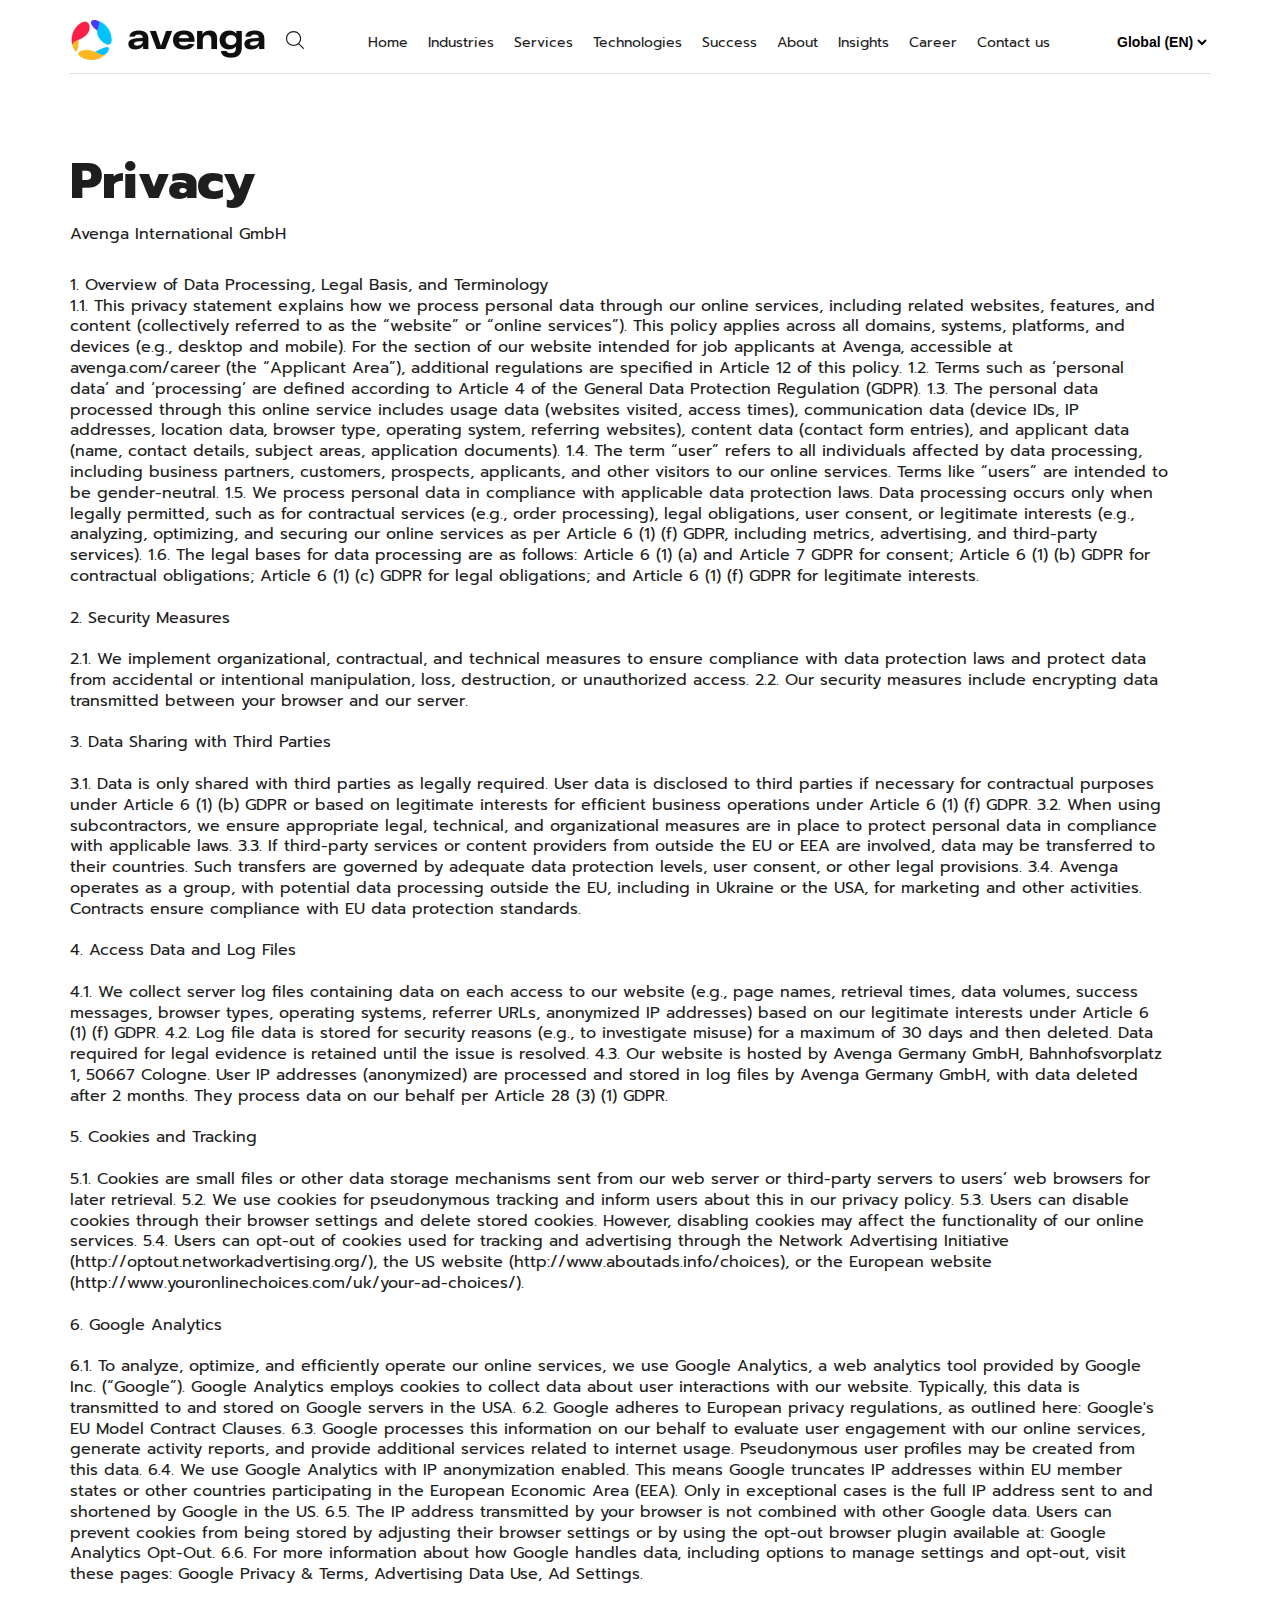
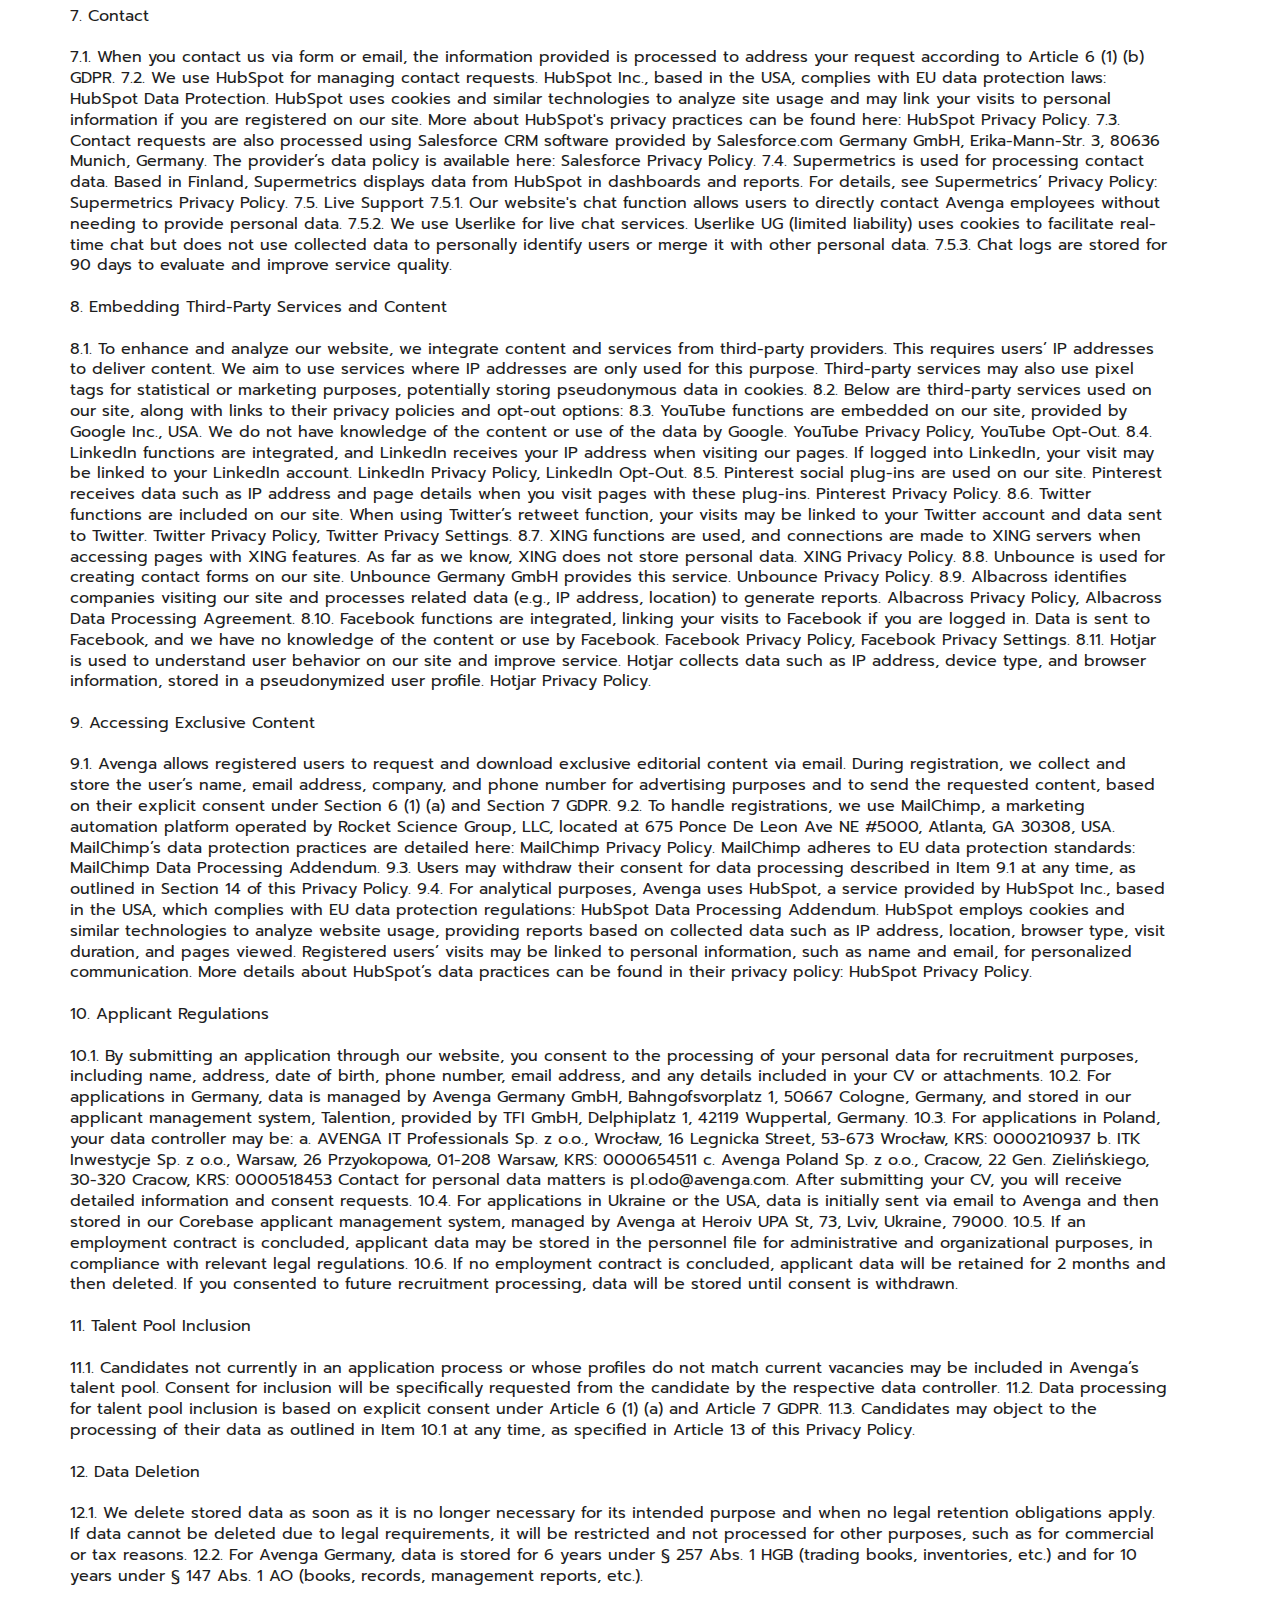
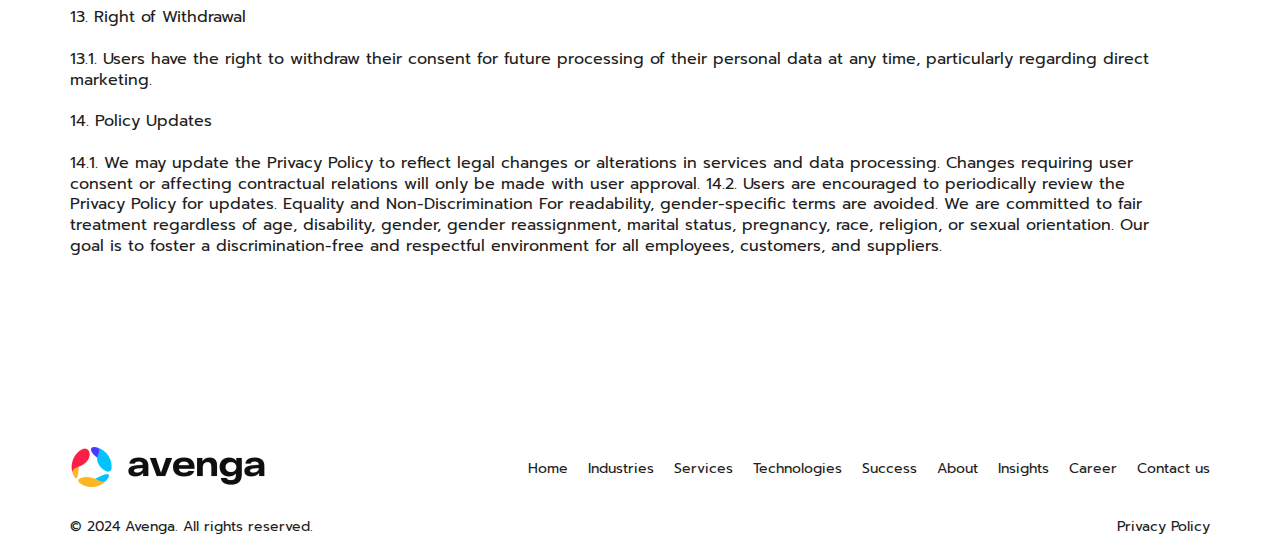
<file: privacy.html>
<!DOCTYPE html>
<html lang="en">
<head>
    <meta charset="UTF-8">
    <meta name="viewport" content="width=device-width, initial-scale=1.0">
    <link rel="stylesheet" href="css/reset.css">
    <link rel="stylesheet" href="css/style.css">
    <link rel="preconnect" href="https://fonts.googleapis.com">
    <link rel="preconnect" href="https://fonts.gstatic.com" crossorigin>
    <link href="https://fonts.googleapis.com/css2?family=Prompt:ital,wght@0,100;0,200;0,300;0,400;0,500;0,600;0,700;0,800;0,900;1,100;1,200;1,300;1,400;1,500;1,600;1,700;1,800;1,900&display=swap" rel="stylesheet">
    <title>Privacy</title>
</head>
<body>
    <div class="container">
        <header class="header">
            <div class="header_logo_container">
                <a href="/" class="header_logo">
                    <img src="assets/img/logo.png" alt="Logo">
                </a>
                <button class="header_btn_search">
                    <img src="assets/img/search.svg" alt="Search button">
                </button>
            </div>
            <nav>
                <ul class="header_menu">
                    <li><a href="/" class="header_link">Home</a></li>
                    <li><a href="/" class="header_link">Industries</a></li>
                    <li><a href="/" class="header_link">Services</a></li>
                    <li><a href="/" class="header_link">Technologies</a></li>
                    <li><a href="/" class="header_link">Success</a></li>
                    <li><a href="/" class="header_link">About</a></li>
                    <li><a href="/" class="header_link">Insights</a></li>
                    <li><a href="/" class="header_link">Career</a></li>
                    <li><a href="/" class="header_link">Contact us</a></li>
                </ul>
            </nav>
            <div class="header_select">
                <select name="language" id="language">
                    <option value="en">Global (EN)</option>
                </select>
            </div>
        </header>
    </div>
    <main class="privacy">
        <div class="container">
            <h1 class="heading_primary">Privacy</h1>
            <p class="text_medium">Avenga International GmbH</p>
            <p class="text_medium privacy_text">
                1. Overview of Data Processing, Legal Basis, and Terminology
                <br>
                1.1. This privacy statement explains how we process personal data through our online services, including related websites, features, and content (collectively referred to as the “website” or “online services”). This policy applies across all domains, systems, platforms, and devices (e.g., desktop and mobile). For the section of our website intended for job applicants at Avenga, accessible at avenga.com/career (the “Applicant Area”), additional regulations are specified in Article 12 of this policy.
                1.2. Terms such as ‘personal data’ and ‘processing’ are defined according to Article 4 of the General Data Protection Regulation (GDPR).
                1.3. The personal data processed through this online service includes usage data (websites visited, access times), communication data (device IDs, IP addresses, location data, browser type, operating system, referring websites), content data (contact form entries), and applicant data (name, contact details, subject areas, application documents).
                1.4. The term “user” refers to all individuals affected by data processing, including business partners, customers, prospects, applicants, and other visitors to our online services. Terms like “users” are intended to be gender-neutral.
                1.5. We process personal data in compliance with applicable data protection laws. Data processing occurs only when legally permitted, such as for contractual services (e.g., order processing), legal obligations, user consent, or legitimate interests (e.g., analyzing, optimizing, and securing our online services as per Article 6 (1) (f) GDPR, including metrics, advertising, and third-party services).
                1.6. The legal bases for data processing are as follows: Article 6 (1) (a) and Article 7 GDPR for consent; Article 6 (1) (b) GDPR for contractual obligations; Article 6 (1) (c) GDPR for legal obligations; and Article 6 (1) (f) GDPR for legitimate interests.
                <br>
                <br>
                2. Security Measures
                <br>
                <br>
                2.1. We implement organizational, contractual, and technical measures to ensure compliance with data protection laws and protect data from accidental or intentional manipulation, loss, destruction, or unauthorized access.
                2.2. Our security measures include encrypting data transmitted between your browser and our server.
                <br>
                <br>
                3. Data Sharing with Third Parties
                <br>
                <br>
                3.1. Data is only shared with third parties as legally required. User data is disclosed to third parties if necessary for contractual purposes under Article 6 (1) (b) GDPR or based on legitimate interests for efficient business operations under Article 6 (1) (f) GDPR.
                3.2. When using subcontractors, we ensure appropriate legal, technical, and organizational measures are in place to protect personal data in compliance with applicable laws.
                3.3. If third-party services or content providers from outside the EU or EEA are involved, data may be transferred to their countries. Such transfers are governed by adequate data protection levels, user consent, or other legal provisions.
                3.4. Avenga operates as a group, with potential data processing outside the EU, including in Ukraine or the USA, for marketing and other activities. Contracts ensure compliance with EU data protection standards.
                <br>
                <br>
                4. Access Data and Log Files
                <br>
                <br>
                4.1. We collect server log files containing data on each access to our website (e.g., page names, retrieval times, data volumes, success messages, browser types, operating systems, referrer URLs, anonymized IP addresses) based on our legitimate interests under Article 6 (1) (f) GDPR.
                4.2. Log file data is stored for security reasons (e.g., to investigate misuse) for a maximum of 30 days and then deleted. Data required for legal evidence is retained until the issue is resolved.
                4.3. Our website is hosted by Avenga Germany GmbH, Bahnhofsvorplatz 1, 50667 Cologne. User IP addresses (anonymized) are processed and stored in log files by Avenga Germany GmbH, with data deleted after 2 months. They process data on our behalf per Article 28 (3) (1) GDPR.
                <br>
                <br>
                5. Cookies and Tracking
                <br>
                <br>
                5.1. Cookies are small files or other data storage mechanisms sent from our web server or third-party servers to users’ web browsers for later retrieval.
                5.2. We use cookies for pseudonymous tracking and inform users about this in our privacy policy.
                5.3. Users can disable cookies through their browser settings and delete stored cookies. However, disabling cookies may affect the functionality of our online services.
                5.4. Users can opt-out of cookies used for tracking and advertising through the Network Advertising Initiative (http://optout.networkadvertising.org/), the US website (http://www.aboutads.info/choices), or the European website (http://www.youronlinechoices.com/uk/your-ad-choices/).
                <br>
                <br>
                6. Google Analytics
                <br>
                <br>
                6.1. To analyze, optimize, and efficiently operate our online services, we use Google Analytics, a web analytics tool provided by Google Inc. (“Google”). Google Analytics employs cookies to collect data about user interactions with our website. Typically, this data is transmitted to and stored on Google servers in the USA.
                6.2. Google adheres to European privacy regulations, as outlined here: Google's EU Model Contract Clauses.
                6.3. Google processes this information on our behalf to evaluate user engagement with our online services, generate activity reports, and provide additional services related to internet usage. Pseudonymous user profiles may be created from this data.
                6.4. We use Google Analytics with IP anonymization enabled. This means Google truncates IP addresses within EU member states or other countries participating in the European Economic Area (EEA). Only in exceptional cases is the full IP address sent to and shortened by Google in the US.
                6.5. The IP address transmitted by your browser is not combined with other Google data. Users can prevent cookies from being stored by adjusting their browser settings or by using the opt-out browser plugin available at: Google Analytics Opt-Out.
                6.6. For more information about how Google handles data, including options to manage settings and opt-out, visit these pages: Google Privacy & Terms, Advertising Data Use, Ad Settings.
                <br>
                <br>
                7. Contact
                <br>
                <br>
                7.1. When you contact us via form or email, the information provided is processed to address your request according to Article 6 (1) (b) GDPR.
                7.2. We use HubSpot for managing contact requests. HubSpot Inc., based in the USA, complies with EU data protection laws: HubSpot Data Protection. HubSpot uses cookies and similar technologies to analyze site usage and may link your visits to personal information if you are registered on our site. More about HubSpot's privacy practices can be found here: HubSpot Privacy Policy.
                7.3. Contact requests are also processed using Salesforce CRM software provided by Salesforce.com Germany GmbH, Erika-Mann-Str. 3, 80636 Munich, Germany. The provider’s data policy is available here: Salesforce Privacy Policy.
                7.4. Supermetrics is used for processing contact data. Based in Finland, Supermetrics displays data from HubSpot in dashboards and reports. For details, see Supermetrics’ Privacy Policy: Supermetrics Privacy Policy.
                7.5. Live Support
                7.5.1. Our website's chat function allows users to directly contact Avenga employees without needing to provide personal data.
                7.5.2. We use Userlike for live chat services. Userlike UG (limited liability) uses cookies to facilitate real-time chat but does not use collected data to personally identify users or merge it with other personal data.
                7.5.3. Chat logs are stored for 90 days to evaluate and improve service quality.
                <br>
                <br>
                8. Embedding Third-Party Services and Content
                <br>
                <br>
                8.1. To enhance and analyze our website, we integrate content and services from third-party providers. This requires users’ IP addresses to deliver content. We aim to use services where IP addresses are only used for this purpose. Third-party services may also use pixel tags for statistical or marketing purposes, potentially storing pseudonymous data in cookies.
                8.2. Below are third-party services used on our site, along with links to their privacy policies and opt-out options:
                8.3. YouTube functions are embedded on our site, provided by Google Inc., USA. We do not have knowledge of the content or use of the data by Google. YouTube Privacy Policy, YouTube Opt-Out.
                8.4. LinkedIn functions are integrated, and LinkedIn receives your IP address when visiting our pages. If logged into LinkedIn, your visit may be linked to your LinkedIn account. LinkedIn Privacy Policy, LinkedIn Opt-Out.
                8.5. Pinterest social plug-ins are used on our site. Pinterest receives data such as IP address and page details when you visit pages with these plug-ins. Pinterest Privacy Policy.
                8.6. Twitter functions are included on our site. When using Twitter’s retweet function, your visits may be linked to your Twitter account and data sent to Twitter. Twitter Privacy Policy, Twitter Privacy Settings.
                8.7. XING functions are used, and connections are made to XING servers when accessing pages with XING features. As far as we know, XING does not store personal data. XING Privacy Policy.
                8.8. Unbounce is used for creating contact forms on our site. Unbounce Germany GmbH provides this service. Unbounce Privacy Policy.
                8.9. Albacross identifies companies visiting our site and processes related data (e.g., IP address, location) to generate reports. Albacross Privacy Policy, Albacross Data Processing Agreement.
                8.10. Facebook functions are integrated, linking your visits to Facebook if you are logged in. Data is sent to Facebook, and we have no knowledge of the content or use by Facebook. Facebook Privacy Policy, Facebook Privacy Settings.
                8.11. Hotjar is used to understand user behavior on our site and improve service. Hotjar collects data such as IP address, device type, and browser information, stored in a pseudonymized user profile. Hotjar Privacy Policy.
                <br>
                <br>
                9. Accessing Exclusive Content
                <br>
                <br>
                9.1. Avenga allows registered users to request and download exclusive editorial content via email. During registration, we collect and store the user’s name, email address, company, and phone number for advertising purposes and to send the requested content, based on their explicit consent under Section 6 (1) (a) and Section 7 GDPR.
                9.2. To handle registrations, we use MailChimp, a marketing automation platform operated by Rocket Science Group, LLC, located at 675 Ponce De Leon Ave NE #5000, Atlanta, GA 30308, USA. MailChimp’s data protection practices are detailed here: MailChimp Privacy Policy. MailChimp adheres to EU data protection standards: MailChimp Data Processing Addendum.
                9.3. Users may withdraw their consent for data processing described in Item 9.1 at any time, as outlined in Section 14 of this Privacy Policy.
                9.4. For analytical purposes, Avenga uses HubSpot, a service provided by HubSpot Inc., based in the USA, which complies with EU data protection regulations: HubSpot Data Processing Addendum. HubSpot employs cookies and similar technologies to analyze website usage, providing reports based on collected data such as IP address, location, browser type, visit duration, and pages viewed. Registered users’ visits may be linked to personal information, such as name and email, for personalized communication. More details about HubSpot’s data practices can be found in their privacy policy: HubSpot Privacy Policy.
                <br>
                <br>
                10. Applicant Regulations
                <br>
                <br>
                10.1. By submitting an application through our website, you consent to the processing of your personal data for recruitment purposes, including name, address, date of birth, phone number, email address, and any details included in your CV or attachments.
                10.2. For applications in Germany, data is managed by Avenga Germany GmbH, Bahngofsvorplatz 1, 50667 Cologne, Germany, and stored in our applicant management system, Talention, provided by TFI GmbH, Delphiplatz 1, 42119 Wuppertal, Germany.
                10.3. For applications in Poland, your data controller may be:
                a. AVENGA IT Professionals Sp. z o.o., Wrocław, 16 Legnicka Street, 53-673 Wrocław, KRS: 0000210937
                b. ITK Inwestycje Sp. z o.o., Warsaw, 26 Przyokopowa, 01-208 Warsaw, KRS: 0000654511
                c. Avenga Poland Sp. z o.o., Cracow, 22 Gen. Zielińskiego, 30-320 Cracow, KRS: 0000518453
                Contact for personal data matters is pl.odo@avenga.com. After submitting your CV, you will receive detailed information and consent requests.
                10.4. For applications in Ukraine or the USA, data is initially sent via email to Avenga and then stored in our Corebase applicant management system, managed by Avenga at Heroiv UPA St, 73, Lviv, Ukraine, 79000.
                10.5. If an employment contract is concluded, applicant data may be stored in the personnel file for administrative and organizational purposes, in compliance with relevant legal regulations.
                10.6. If no employment contract is concluded, applicant data will be retained for 2 months and then deleted. If you consented to future recruitment processing, data will be stored until consent is withdrawn.
                <br>
                <br>
                11. Talent Pool Inclusion
                <br>
                <br>
                11.1. Candidates not currently in an application process or whose profiles do not match current vacancies may be included in Avenga’s talent pool. Consent for inclusion will be specifically requested from the candidate by the respective data controller.
                11.2. Data processing for talent pool inclusion is based on explicit consent under Article 6 (1) (a) and Article 7 GDPR.
                11.3. Candidates may object to the processing of their data as outlined in Item 10.1 at any time, as specified in Article 13 of this Privacy Policy.
                <br>
                <br>
                12. Data Deletion
                <br>
                <br>
                12.1. We delete stored data as soon as it is no longer necessary for its intended purpose and when no legal retention obligations apply. If data cannot be deleted due to legal requirements, it will be restricted and not processed for other purposes, such as for commercial or tax reasons.
                12.2. For Avenga Germany, data is stored for 6 years under § 257 Abs. 1 HGB (trading books, inventories, etc.) and for 10 years under § 147 Abs. 1 AO (books, records, management reports, etc.).
                <br>
                <br>
                13. Right of Withdrawal
                <br>
                <br>
                13.1. Users have the right to withdraw their consent for future processing of their personal data at any time, particularly regarding direct marketing.
                <br>
                <br>
                14. Policy Updates
                <br>
                <br>
                14.1. We may update the Privacy Policy to reflect legal changes or alterations in services and data processing. Changes requiring user consent or affecting contractual relations will only be made with user approval.
                14.2. Users are encouraged to periodically review the Privacy Policy for updates.
                Equality and Non-Discrimination
                For readability, gender-specific terms are avoided. We are committed to fair treatment regardless of age, disability, gender, gender reassignment, marital status, pregnancy, race, religion, or sexual orientation. Our goal is to foster a discrimination-free and respectful environment for all employees, customers, and suppliers.
            </p>
        </div>
    </main>
    <div class="container">
        <footer class="footer">
            <div class="footer_row">
                <a href="/" class="footer_logo">
                    <img src="assets/img/logo.png" alt="Logo">
                </a>
                <nav>
                    <ul class="footer_menu">
                        <li><a href="/" class="footer_link">Home</a></li>
                        <li><a href="/" class="footer_link">Industries</a></li>
                        <li><a href="/" class="footer_link">Services</a></li>
                        <li><a href="/" class="footer_link">Technologies</a></li>
                        <li><a href="/" class="footer_link">Success</a></li>
                        <li><a href="/" class="footer_link">About</a></li>
                        <li><a href="/" class="footer_link">Insights</a></li>
                        <li><a href="/" class="footer_link">Career</a></li>
                        <li><a href="/" class="footer_link">Contact us</a></li>
                    </ul>
                </nav>
            </div>
            <div class="footer_row">
                <p class="footer_caption">© 2024 Avenga. All rights reserved.</p>
                <a href="/" class="footer_link">Privacy Policy</a>
            </div>
        </footer>
    </div>
</body>
</html>
</file>
<file: css/style.css>
* {
    box-sizing: border-box;
}

body {
    font-family: 'Prompt', sans-serif !important;
    color: #1E1E1E;
}

.container {
    max-width: 1200px;
    margin: 0 auto;
    padding: 0px 30px;
}

.header {
    padding: 20px 0px 10px 0px;
    border-bottom: 1px solid #1E1E1E26;
    display: flex;
    align-items: center;
    justify-content: space-between;
}

.header_logo_container {
    display: flex;
    align-items: center;
    gap: 20px;
}

.header_logo,
.footer_logo {
    display: inline-block;
    width: 196px;
    height: auto;
}

.header_logo img,
.footer_logo img {
    width: 100%;
    height: auto;
}

.header_btn_search {
    background: none;
    border: none;
    padding: 0px;
    cursor: pointer;
}

.header_menu {
    display: flex;
    gap: 20px;
    align-items: center;
}

.header_link,
.footer_link {
    color: #1E1E1E;
    text-decoration: none;
    font-size: 14px;
    transition: all 0,3s ease;
}

.header_link:hover,
.footer_link:hover {
    color: #5646CC;
}

.header_select select {
    border: none;
    background: none;
    font-size: 14px;
    font-weight: 600;
}

.header_select select:focus {
    outline: none;
}

.navigation_path {
    display: flex;
    gap: 10px;
    margin-top: 10px;
    margin-bottom: 30px;
}

.navigation_link {
    color: #1E1E1E80;
    text-decoration: none;
    font-size: 14px;
    transition: all 0.3s ease;
}

.navigation_link:hover {
    color: #1E1E1E;
}

.navigation_link_active {
    color: #1E1E1E;
}

.hero_section {
    padding: 30px 0px 80px 0px;
}

.hero_section .container {
    display: flex;
    justify-content: space-between;
    align-items: center;
}

.hero_info {
    max-width: 569px;
}

.hero_img {
    max-width: 589px;
    width: 100%;
}

.hero_img img {
    width: 100%;
    height: auto;
}

.heading_primary,
.heading_secondary {
    font-weight: 800;
    font-size: 50px;
    line-height: 110%;
}

.text_medium {
    font-size: 16px;
    line-height: 130%;
    margin-top: 15px;
    margin-bottom: 30px;
}

.text_small {
    font-size: 15px;
    line-height: 130%;
}

.text_large {
    font-size: 18px;
    line-height: 130%;
}

.btn_primary {
    background-color: #5646CC;
    color: #fff;
    font-weight: bold;
    line-height: 130%;
    padding: 18px 50px;
    border: none;
    border-radius: 50px;
    cursor: pointer;
    display: flex;
    align-items: center;
    justify-content: center;
    gap: 10px;
    transition: all 0.3s ease;
    text-decoration: none;
}

.btn_primary:hover {
    background-color: #3D2F8B;
}

.divider {
    background-color: #5646CC;
    padding: 18px 0px;
}

.divider_logos {
    display: flex;
    flex-wrap: wrap;
    justify-content: center;
    gap: 80px;
}

.news_section {
    padding: 80px 0px;
}

.news,
.blog {
    display: flex;
    gap: 20px;
}

.news_item,
.blog_item {
    display: flex;
    flex-direction: column;
    gap: 15px;
    max-width: 380px;
}

.blog_item {
    height: 445px;
}

.news_item_info,
.blog_item_info {
    display: flex;
    flex-direction: column;
    align-items: flex-start;
    justify-content: space-between;
    gap: 20px;
    height: 100%;
}

.label {
    background-color: #5646CC33;
    color: #5646CC;
    font-weight: 600;
    padding: 9px 30px 10px 30px;
    border-radius: 50px;
    font-size: 14px;
    display: inline-block;
    margin-bottom: 20px;
}

.heading_tertiary {
    font-weight: 700;
    font-size: 22px;
    line-height: 110%;
}

.news_item .heading_tertiary,
.blog_item .heading_tertiary {
    margin-bottom: 15px;
}

.link {
    color: #5646CC;
    display: flex;
    align-items: center;
    gap: 10px;
    font-size: 15px;
    font-weight: bold;
    text-decoration: none;
    transition: all 0.3s ease;
}

.link:hover {
    text-decoration: underline;
}

.work_section {
    background-color: #1E1E1E;
    padding: 80px 0px;
    position: relative;
}

.work_section .container {
    position: relative;
    z-index: 2;
}

.work_bg_img {
    position: absolute;
    top: 0;
    right: 0;
}

.work_section .heading_secondary,
.work_section .text_medium {
    color: #fff;
}

.work_steps {
    display: flex;
    gap: 20px;
    margin-top: 30px;
}

.work_steps_item {
    background-color: #fff;
    padding: 20px;
    border-radius: 20px;
    max-width: 285px;
}

.work_steps_item .heading_tertiary {
    margin-bottom: 10px;
}

.work_stages {
    display: flex;
    gap: 60px;
    align-items: center;
    justify-content: center;
}

.work_stage {
    display: flex;
    flex-direction: column;
    align-items: center;
    gap: 10px;
}

.work_stage_label {
    background-color: #5646CC;
    color: #fff;
    padding: 10px 30px;
    border-radius: 50px;
    font-size: 14px;
    font-weight: 600;
}

.work_stage_rectangle {
    border-bottom: 2px solid #5646CC;
    border-right: 2px solid #5646CC;
    border-left: 2px solid #5646CC;
    width: 245px;
    height: 30px;
}

.do_section {
    padding-top: 80px;
}

.do_content {
    display: flex;
    justify-content: space-between;
}

.do_section .text_medium {
    max-width: 692px;
    margin-bottom: 40px;
}

.do_title {
    color: #5646CC;
    font-size: 22px;
    font-weight: 700;
    margin-bottom: 15px;
}

.do_image_caption {
    font-size: 13px;
    line-height: 130%;
}

.do_image {
    max-width: 488px;
    width: 100%;
    position: relative;
}

.do_image_title {
    font-size: 13px;
    font-weight: bold;
    margin-bottom: 5px;
    line-height: 130%;
}

.do_image_caption {
    position: absolute;
    bottom: 5px;
    left: 0;
    max-width: 153px;
}

.do_image img {
    width: 100%;
    height: auto;
}

#do {
    width: 590px;
    height: 175px;
}

.offers_section {
    background-color: #5646CC1A;
    padding: 80px 0px;
}

.offers_section .text_medium {
    max-width: 692px;
}

.offers {
    display: grid;
    grid-template-columns: repeat(3, 1fr);
    gap: 20px;
}

.offer_number {
    background-color: #5646CC;
    display: inline-block;
    color: #fff;
    font-size: 20px;
    font-weight: 500;
    padding: 14px;
    border-radius: 10px;
    margin-bottom: 15px;
}

.offer_item .heading_tertiary {
    margin-bottom: 15px;
}

.technologies_section {
    padding: 80px 0px;
}

.tabs {
    display: flex;
    justify-content: space-between;
    gap: 17px;
    margin-top: 30px;
}

.tablinks {
    background: none;
    font-size: 20px;
    font-weight: 600;
    text-align: left;
    border: none;
    padding-bottom: 5px;
    width: 100%;
    cursor: pointer;
    transition: all 0.3s ease;
    border-bottom: 2px solid #5646CC26;
    text-wrap: nowrap;
}

.tablinks:hover {
    border-bottom: 2px solid #5646CC;
}

.tablinks.active {
    border-bottom: 2px solid #5646CC;
}

.tabcontent {
    display: none;
    padding-top: 50px;
    justify-content: space-between;
    gap: 80px;
    align-items: center;
}

.tabcontent.active {
    display: flex;
}

.technology_info {
    display: flex;
    flex-direction: column;
    align-items: flex-start;
    gap: 20px;
}

.technology_numbers {
    display: flex;
    gap: 20px;
}

.technology_number_item {
    background-color: #5646CC;
    color: #fff;
    padding: 45px 30px;
    border-radius: 20px;
    display: flex;
    flex-direction: column;
    align-items: center;
    justify-content: center;
    gap: 8px;
    width: 255px;
    height: 191px;
}

.technology_number {
    font-size: 50px;
    font-weight: bold;
}

.technology_number_caption {
    font-size: 15px;
    text-align: center;
}

.partners_section {
    background-color: #5646CC;
    padding: 80px 0px;
}

.partners_section .heading_secondary {
    color: #fff;
}

.partners {
    display: flex;
    justify-content: center;
    gap: 20px;
    margin-top: 30px;
}

.blog_section {
    padding: 80px 0px;
}

#blog {
    margin-top: 30px;
}

#blog .swiper-navigation {
    left: 50%;
    transform: translateX(-50%);
}

.reviews_section {
    background-color: #5646CC1A;
    padding: 80px 0px;
}

.reviews_section .text_medium {
    max-width: 692px;
}

.review {
    padding: 30px;
    border-radius: 20px;
    background-color: #fff;
}

.review_stars {
    margin-top: 15px;
    margin-bottom: 20px;
}

#review .swiper-slide {
    display: flex;
    gap: 20px;
}

#review .swiper-navigation {
    left: 50%;
    transform: translateX(-50%);
}

.faq_section {
    padding: 80px 0px;
}

.faq_caption {
    font-size: 22px;
    margin-top: 15px;
}

.faq_items {
    margin-top: 30px;
    display: flex;
    gap: 20px;
}

.faq_column {
    display: flex;
    flex-direction: column;
    gap: 20px;
}

.faq_item {
    background-color: #5646CC1A;
    padding: 30px;
    border-radius: 20px;
  }
  
  .faq_question {
    font-size: 18px;
    font-weight: bold;
  }

  .faq_question_row {
    display: flex;
    align-items: center;
    justify-content: space-between;
  }

  .faq_question_btn {
    background: none;
    border: none;
    cursor: pointer;
  }
  
  .faq_answer {
    max-height: 0;
    overflow: hidden;
    transition: max-height 0.3s ease-out;
  }  

.contact_section {
    padding: 80px 0px;
    background-color: #5646CC1A;
    text-align: center;
}

.contact_form {
    display: flex;
    flex-direction: column;
    gap: 30px;
    max-width: 692px;
    margin: 0 auto;
    margin-top: 30px;
}

.contact_form_fields {
    display: flex;
    flex-direction: column;
    gap: 15px;
}

.contact_form_input {
    padding: 20px 20px 21px 20px;
    border: none;
    border-radius: 12px;
    font-size: 15px;
}

.contact_form_input:focus {
    outline: none;
    border: 1px solid #5646CC;
}

.contact_form_input::placeholder {
    color: #1E1E1E99;
}

.contact_checkbox {
    display: flex;
    gap: 10px;
    align-items: center;
    cursor: pointer; 
    position: relative;
}

.contact_checkbox input {
    opacity: 0;
    position: absolute;
    left: 0;
    z-index: 2;
}

.custom-checkbox {
    width: 20px;
    height: 20px;
    border: 1px solid #5646CC; 
    background: #fff;
    border-radius: 3px;
    position: relative; 
    transition: background-color 0.3s; 
}

.contact_checkbox input:checked + .custom-checkbox {
    background-color: #5646CC;
}

.contact_checkbox input:checked + .custom-checkbox::after {
    content: "";
    position: absolute;
    left: 6px;
    top: 2px; 
    width: 6px;
    height: 12px; 
    border: solid white;
    border-width: 0 2px 2px 0;
    transform: rotate(45deg);
}

.contact_checkbox_label {
    font-size: 15px;
    color: #1E1E1E99;
}

.footer {
    padding: 80px 0px 20px 0px;
}

.footer_row {
    display: flex;
    justify-content: space-between;
    align-items: center;
    gap: 20px;
}

.footer_row:first-child {
    margin-bottom: 30px;
}

.footer_menu {
    display: flex;
    flex-wrap: wrap;
    gap: 20px;
}

.tablinks {
    display: flex;
    flex-wrap: wrap;
    gap: 20px;
}

.footer_caption {
    font-size: 14px;
}

.privacy {
    padding: 80px 0;
}

.privacy_text {
    max-width: 1098px;
}

.swiper {
    padding-bottom: 60px !important;
    margin-left: 0 !important;
    margin-right: 0 !important;
}

.swiper-navigation {
    display: flex;
    gap: 10px;
    align-items: center;
    position: absolute;
    bottom: 0;
    left: 0;
}

.modal {
    display: none; 
    position: fixed;
    top: 50%;
    left: 50%;
    transform: translate(-50%, -50%);
    background-color: white;
    padding: 20px;
    z-index: 1001;
    max-width: 590px;
    width: 100%;
    border-radius: 20px;
  }
  
  .modal_content {
    display: flex;
    flex-direction: column;
  }

  .modal .heading_tertiary {
    text-align: center;
    margin-bottom: 15px;
  }
  
  .overlay {
    display: none; 
    position: fixed;
    top: 0;
    left: 0;
    width: 100%;
    height: 100%;
    background: rgba(0, 0, 0, 0.5);
    z-index: 1000;
  }
  
  .modal.show, .overlay.show {
    display: block;
  }
 
  .modal_btns {
    display: grid;
    grid-template-columns: repeat(2, 1fr);
    gap: 20px;
    margin-top: 20px;
    margin-bottom: 20px;
  }

  .modal_btns .btn_primary,
    .modal_btns .btn_secondary {
      font-size: 16px;
    }

  .btn_secondary {
    background: none;
    border: 1px solid #5646CC;
    color: #5646CC;
    padding: 18px;
    border-radius: 50px;
    font-size: 16px;
    font-weight: bold;
  }

.btn_secondary:hover {
    background-color: #5646CC;
    color: #fff;
}

.modal_links .link {
    text-decoration: underline;
    font-weight: normal;
}

.modal_links {
    display: flex;
    flex-direction: column;
    gap: 15px;
    margin-top: 30px;
}

.burger {
    display: none; 
    cursor: pointer;
    flex-direction: column;
    gap: 5px;
  }
  
  .burger span {
    display: block;
    width: 30px;
    height: 3px;
    background-color: #333;
    transition: all 0.3s ease;
  }
  
  .burger.open span:nth-child(1) {
    transform: rotate(45deg) translate(5px, 5px);
  }
  
  .burger.open span:nth-child(2) {
    opacity: 0;
  }
  
  .burger.open span:nth-child(3) {
    transform: rotate(-45deg) translate(5px, -5px);
  }

  .work_stage_label.mobile {
    display: none;
 }

  @media (max-width: 1240px) {
    .container {
        padding: 0px 20px;
    }

    .hero_section .container {
        padding: 0px 20px;
    }

    .hero_img {
        max-width: 100%;
    }

    .hero_info {
        max-width: 100%;
    }

    .heading_primary,
    .heading_secondary {
        font-size: 40px;
    }

    .text_medium {
        font-size: 15px;
    }

    .text_small {
        font-size: 14px;
    }

    .text_large {
        font-size: 16px;
    }

    .btn_primary {
        padding: 15px 40px;
    }

    .divider_logos {
        gap: 40px;
    }

    .news_item,
    .blog_item {
        max-width: 100%;
    }

    .news_item_info,
    .blog_item_info {
        max-width: 100%;
    }

    .news_item {
        height: auto;
    }

    .news_item .heading_tertiary,
    .blog_item .heading_tertiary {
        margin-bottom: 10px;
    }

    .work_steps_item {
        max-width: 100%;
    }

    .offers {
        grid-template-columns: repeat(2, 1fr);
    }

    .tabs {
        gap: 10px;
    }

    .tabcontent {
        gap: 40px;
    }

    .technology_numbers {
        gap: 10px;
    }

    .technology_number_item {
        width: 100%;
    }

    .partners {
        gap: 10px;
    }

    .faq_items {
        gap: 10px;
    }

    .faq_item {
        padding: 20px;
    }

    .contact_form {
        max-width: 100%;
    }

    .footer_menu {
        gap: 10px;
    }

    .footer_caption {
        font-size: 12px;
    }

    .privacy_text {
        max-width: 100%;
    }

    .swiper {
        padding-bottom: 30px !important;
    }

    .modal {
        max-width: 100%;
    }

    .modal_btns {
        gap: 10px;
    }

    .modal_links {
        gap: 10px;
    }
  }

@media (max-width: 992px) {
    .hero_section .container,
    .do_content,
    .tabcontent {
        flex-direction: column;
    }

    .tabs {
        overflow-x: auto;
    }

    .offers {
        grid-template-columns: repeat(2, 1fr);
    }

    .burger {
        display: flex;
      }
    
    .header_menu {
        display: none; 
        flex-direction: column;
        position: absolute;
        top: 60px;
        left: 0;
        width: 100%;
        background-color: #fff;
        padding: 10px 0;
        box-shadow: 0px 4px 6px rgba(0, 0, 0, 0.1);
    }
    
    .header_menu.show {
        display: flex; 
    }
    
    .header_menu li {
        text-align: center;
        padding: 10px 0;
    }

    .work_steps,
    .partners {
        flex-wrap: wrap;
    }

    .news, .blog {
        max-width: 100%;
        flex-wrap: wrap;
    }

    .work_stages {
        display: none;
    }

    .work_stage_label.mobile {
        display: block;
    }
}

@media (max-width: 767px) {
    .technology_numbers,
    .divider_logos {
        flex-direction: column;
    }

    .divider_logos {
        align-items: center;
    }

    .technology_number_item {
        width: 100%;
    }

    .faq_items {
        flex-direction: column;
    }

    .offers {
        grid-template-columns: repeat(1, 1fr);
    }

    .header_logo {
        width: 100px;
    }

    .footer_row {
        flex-direction: column;
    }

    .footer_menu {
        justify-content: center;
    }   

    .modal{
        max-width: 100%;
        margin: 0 20px;
    }


    .news_item img, .blog_item img {
        max-width: 100%;
    }

    .work_steps_item {
        width: 100%;
    }

    #do {
        width: 100%;
        height: auto;
    }

    #review .swiper-slide {
        flex-direction: column;
    }
}
</file>
